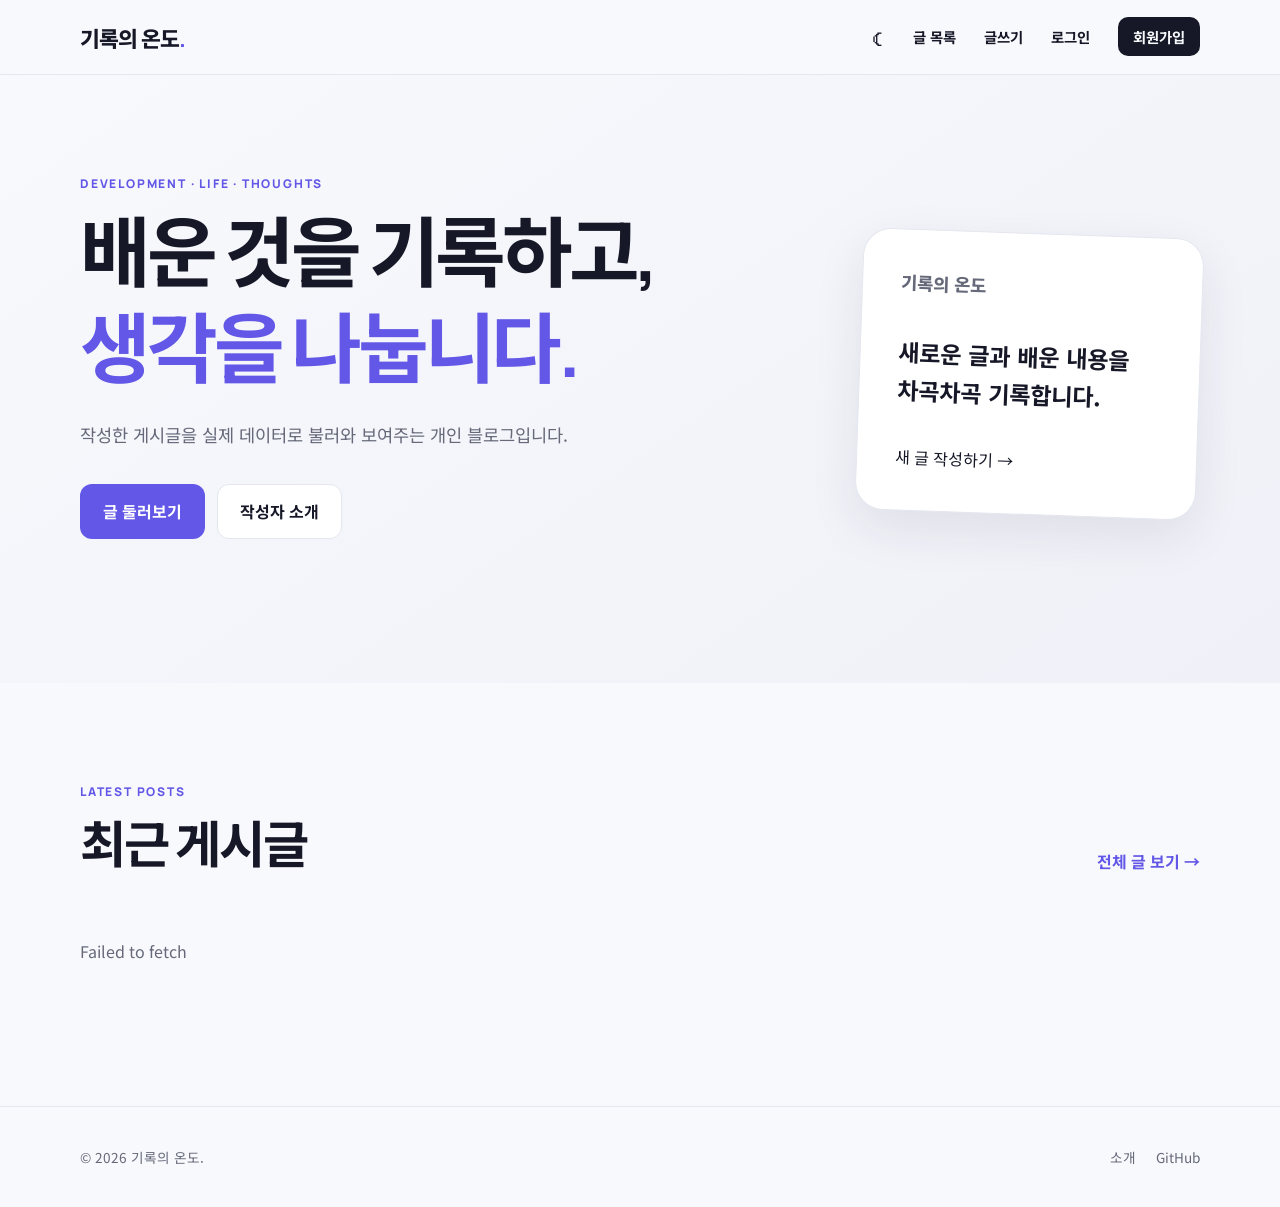
<file: index.html>
<!doctype html>
<html lang="ko">
<head>
  <meta charset="UTF-8"><meta name="viewport" content="width=device-width,initial-scale=1">
  <meta name="description" content="개발과 일상의 배움을 기록하는 kimees200-dev의 블로그">
  <title>기록의 온도 | kimees200-dev 블로그</title>
  <link rel="stylesheet" href="css/style.css"><script src="js/script.js" defer></script>
</head>
<body><a class="skip-link" href="#main">본문으로 바로가기</a><div data-header></div><main id="main">
  <section class="blog-hero"><div class="container blog-hero-grid">
    <div><p class="blog-kicker">DEVELOPMENT · LIFE · THOUGHTS</p><h1>배운 것을 기록하고,<br><span>생각을 나눕니다.</span></h1><p>작성한 게시글을 실제 데이터로 불러와 보여주는 개인 블로그입니다.</p><div class="hero-actions"><a class="button primary" href="posts.html">글 둘러보기</a><a class="button secondary" href="profile.html">작성자 소개</a></div></div>
    <div class="hero-note"><p>기록의 온도</p><blockquote>새로운 글과 배운 내용을<br>차곡차곡 기록합니다.</blockquote><a href="write.html">새 글 작성하기 →</a></div>
  </div></section>
  <section class="blog-section"><div class="container"><div class="blog-section-head"><div><p class="blog-kicker">LATEST POSTS</p><h2>최근 게시글</h2></div><a href="posts.html">전체 글 보기 →</a></div><div class="post-grid"><p class="my-posts-status" role="status">게시글을 불러오는 중입니다.</p></div></div></section>
</main><div data-footer></div></body>
</html>
</file>
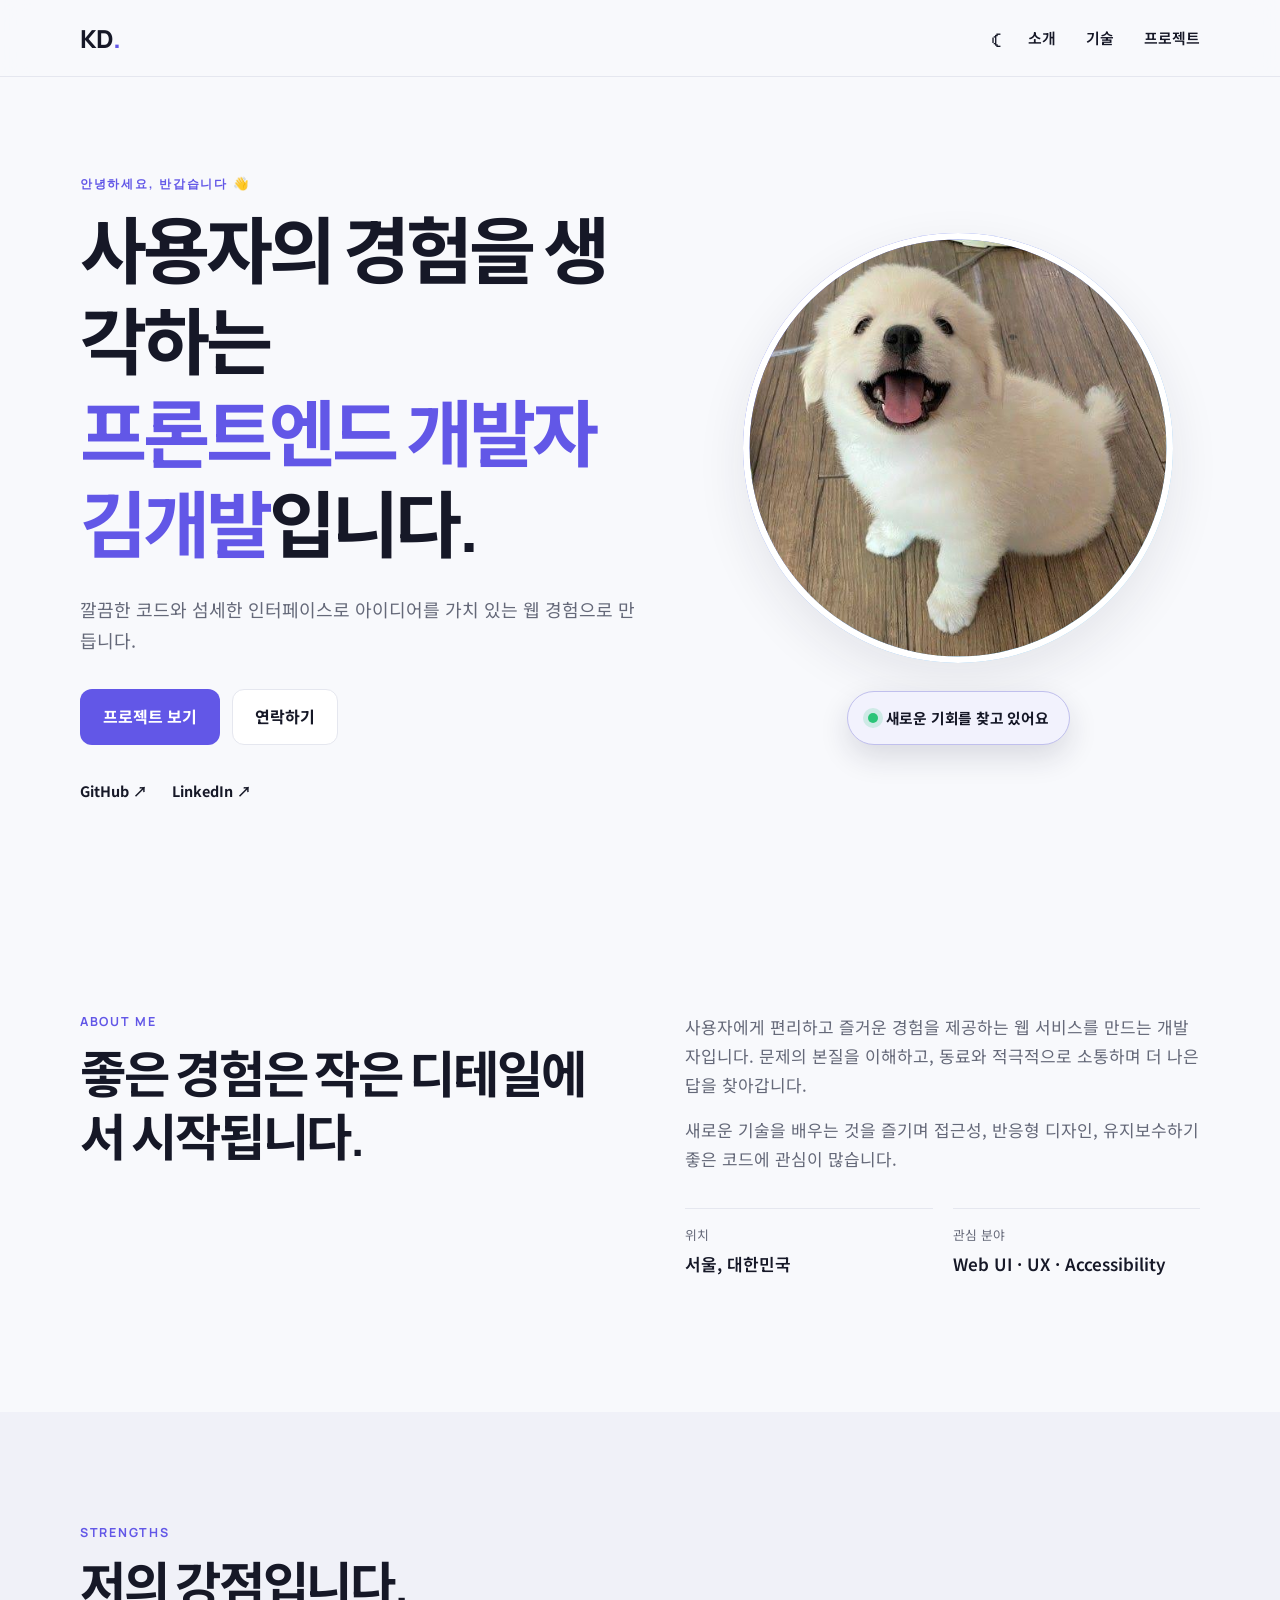
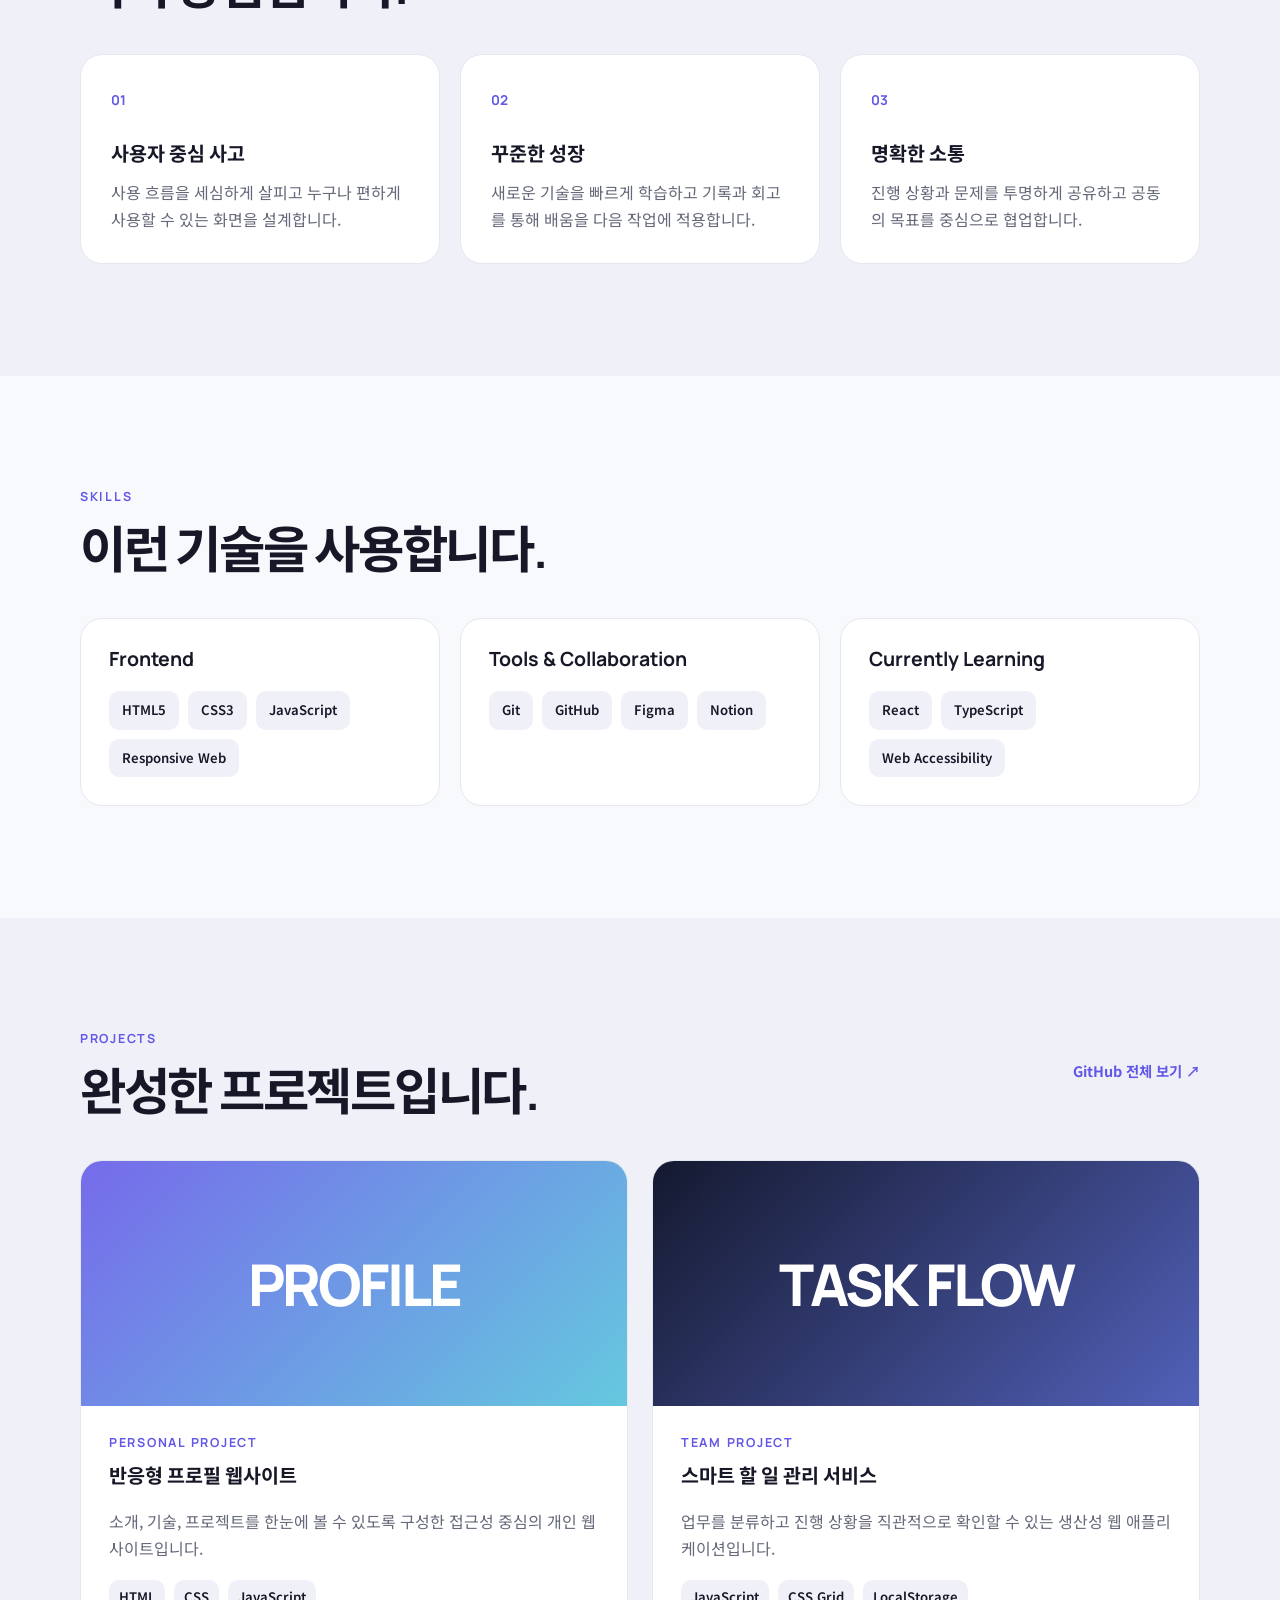
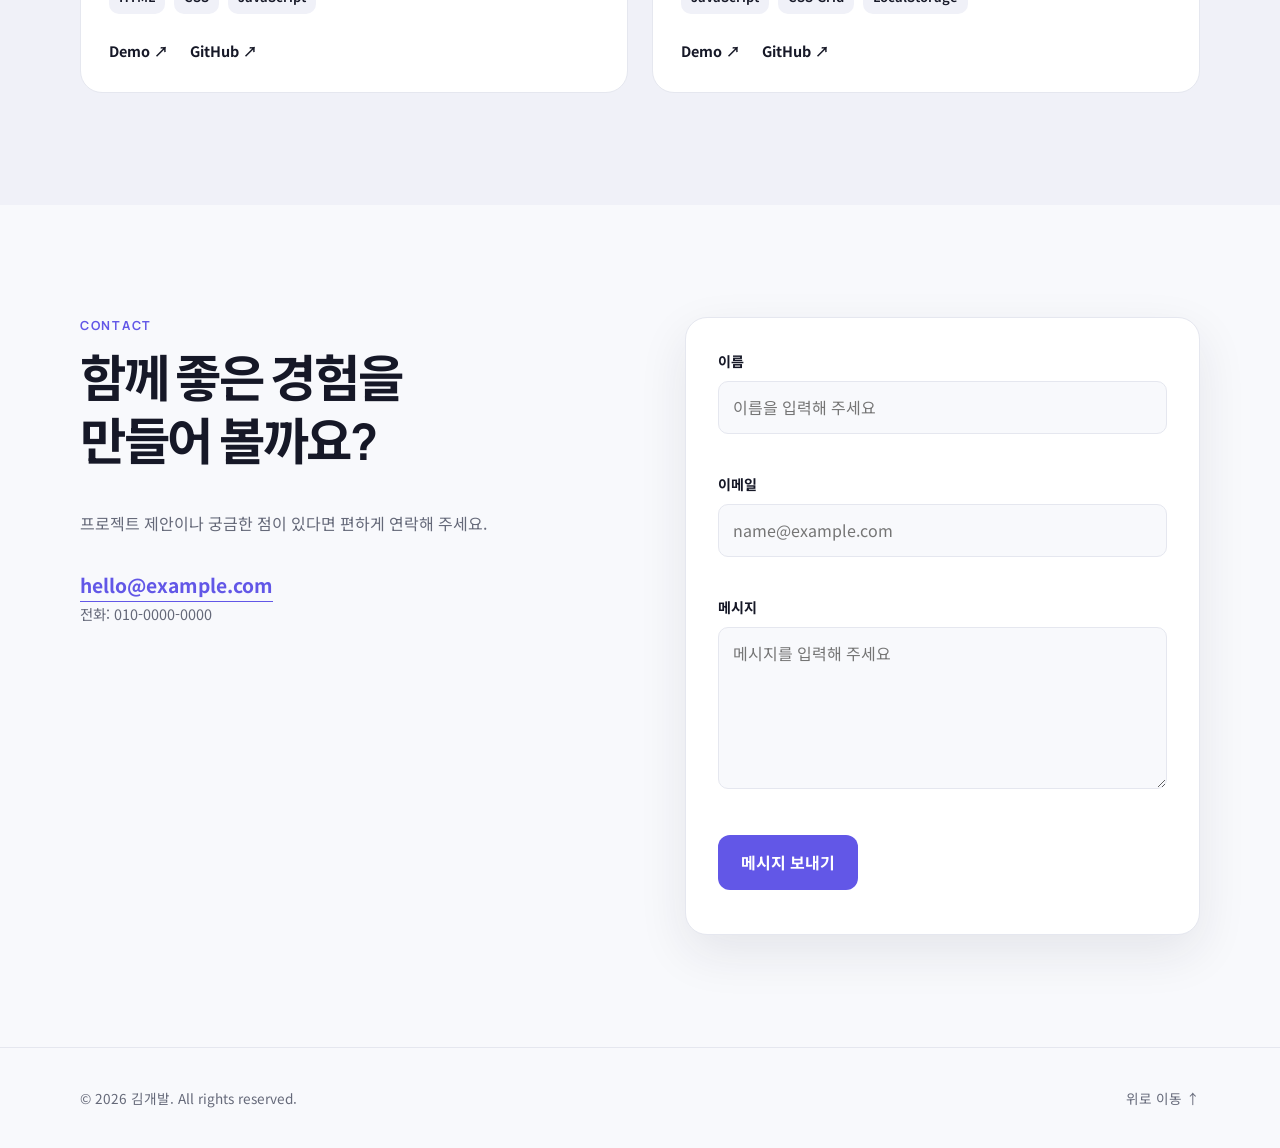
<file: frontend/index.html>
<!doctype html>
<html lang="ko">
<head>
  <meta charset="UTF-8">
  <meta name="viewport" content="width=device-width, initial-scale=1.0">
  <meta name="description" content="프론트엔드 개발자 김개발의 개인 프로필과 프로젝트를 소개합니다.">
  <title>김개발 | Frontend Developer</title>
  <link rel="stylesheet" href="css/style.css">
  <script src="js/script.js" defer></script>
</head>
<body>
  <a class="skip-link" href="#main">본문으로 바로가기</a>
  <header class="site-header">
    <nav class="nav container" aria-label="주요 메뉴">
      <a class="logo" href="#home" aria-label="페이지 처음으로">KD<span>.</span></a>
      <button class="theme-toggle" type="button" aria-label="다크 모드로 변경" title="테마 변경">☾</button>
      <button class="menu-toggle" type="button" aria-expanded="false" aria-controls="nav-list">
        <span class="sr-only">메뉴 열기</span><span></span><span></span><span></span>
      </button>
      <ul class="nav-list" id="nav-list">
        <li><a href="about.html">소개</a></li>
        <li><a href="skills.html">기술</a></li>
        <li><a href="projects.html">프로젝트</a></li>
      </ul>
    </nav>
  </header>

  <main id="main">
    <section class="hero" id="home">
      <div class="container hero-grid">
        <div class="hero-copy">
          <p class="eyebrow">안녕하세요, 반갑습니다 👋</p>
          <h1>사용자의 경험을 생각하는<br><span>프론트엔드 개발자 김개발</span>입니다.</h1>
          <p class="hero-description">깔끔한 코드와 섬세한 인터페이스로 아이디어를 가치 있는 웹 경험으로 만듭니다.</p>
          <div class="hero-actions">
            <a class="button primary" href="#projects">프로젝트 보기</a>
            <a class="button secondary" href="#contact">연락하기</a>
          </div>
          <div class="social-links" aria-label="소셜 링크">
            <a href="https://github.com/your-id" target="_blank" rel="noreferrer">GitHub <span aria-hidden="true">↗</span></a>
            <a href="https://www.linkedin.com/" target="_blank" rel="noreferrer">LinkedIn <span aria-hidden="true">↗</span></a>
          </div>
        </div>
        <div class="profile-visual">
          <div class="profile-ring"><img class="profile-avatar" src="assets/images/profile.jpeg" alt="웃고 있는 흰색 강아지 프로필 사진"></div>
          <span class="status"><i></i> 새로운 기회를 찾고 있어요</span>
        </div>
      </div>
    </section>

    <section class="section" id="about">
      <div class="container two-column">
        <div><p class="section-label">ABOUT ME</p><h2>좋은 경험은 작은 디테일에서 시작됩니다.</h2></div>
        <div class="about-copy">
          <p>사용자에게 편리하고 즐거운 경험을 제공하는 웹 서비스를 만드는 개발자입니다. 문제의 본질을 이해하고, 동료와 적극적으로 소통하며 더 나은 답을 찾아갑니다.</p>
          <p>새로운 기술을 배우는 것을 즐기며 접근성, 반응형 디자인, 유지보수하기 좋은 코드에 관심이 많습니다.</p>
          <dl class="quick-info"><div><dt>위치</dt><dd>서울, 대한민국</dd></div><div><dt>관심 분야</dt><dd>Web UI · UX · Accessibility</dd></div></dl>
        </div>
      </div>
    </section>

    <section class="section tinted" id="strengths">
      <div class="container"><p class="section-label">STRENGTHS</p><h2>저의 강점입니다.</h2>
        <div class="card-grid strengths">
          <article class="card"><span class="card-number">01</span><h3>사용자 중심 사고</h3><p>사용 흐름을 세심하게 살피고 누구나 편하게 사용할 수 있는 화면을 설계합니다.</p></article>
          <article class="card"><span class="card-number">02</span><h3>꾸준한 성장</h3><p>새로운 기술을 빠르게 학습하고 기록과 회고를 통해 배움을 다음 작업에 적용합니다.</p></article>
          <article class="card"><span class="card-number">03</span><h3>명확한 소통</h3><p>진행 상황과 문제를 투명하게 공유하고 공동의 목표를 중심으로 협업합니다.</p></article>
        </div>
      </div>
    </section>

    <section class="section" id="skills">
      <div class="container"><p class="section-label">SKILLS</p><h2>이런 기술을 사용합니다.</h2>
        <div class="skill-groups">
          <article><h3>Frontend</h3><ul class="tag-list"><li>HTML5</li><li>CSS3</li><li>JavaScript</li><li>Responsive Web</li></ul></article>
          <article><h3>Tools & Collaboration</h3><ul class="tag-list"><li>Git</li><li>GitHub</li><li>Figma</li><li>Notion</li></ul></article>
          <article><h3>Currently Learning</h3><ul class="tag-list"><li>React</li><li>TypeScript</li><li>Web Accessibility</li></ul></article>
        </div>
      </div>
    </section>

    <section class="section tinted" id="projects">
      <div class="container"><p class="section-label">PROJECTS</p><div class="section-heading"><h2>완성한 프로젝트입니다.</h2><a href="https://github.com/your-id" target="_blank" rel="noreferrer">GitHub 전체 보기 ↗</a></div>
        <div class="project-grid">
          <article class="project-card"><div class="project-preview preview-one"><span>PROFILE</span></div><div class="project-body"><p class="project-type">PERSONAL PROJECT</p><h3>반응형 프로필 웹사이트</h3><p>소개, 기술, 프로젝트를 한눈에 볼 수 있도록 구성한 접근성 중심의 개인 웹사이트입니다.</p><ul class="tag-list small"><li>HTML</li><li>CSS</li><li>JavaScript</li></ul><div class="project-links"><a href="#home">Demo ↗</a><a href="https://github.com/your-id" target="_blank" rel="noreferrer">GitHub ↗</a></div></div></article>
          <article class="project-card"><div class="project-preview preview-two"><span>TASK FLOW</span></div><div class="project-body"><p class="project-type">TEAM PROJECT</p><h3>스마트 할 일 관리 서비스</h3><p>업무를 분류하고 진행 상황을 직관적으로 확인할 수 있는 생산성 웹 애플리케이션입니다.</p><ul class="tag-list small"><li>JavaScript</li><li>CSS Grid</li><li>LocalStorage</li></ul><div class="project-links"><a href="#projects">Demo ↗</a><a href="https://github.com/your-id" target="_blank" rel="noreferrer">GitHub ↗</a></div></div></article>
        </div>
      </div>
    </section>

    <section class="section contact" id="contact">
      <div class="container contact-grid">
        <div><p class="section-label">CONTACT</p><h2>함께 좋은 경험을<br>만들어 볼까요?</h2><p>프로젝트 제안이나 궁금한 점이 있다면 편하게 연락해 주세요.</p><a class="email-link" href="mailto:hello@example.com">hello@example.com</a><p class="contact-note">전화: 010-0000-0000</p></div>
        <form class="contact-form" id="contact-form" novalidate>
          <div class="field"><label for="name">이름</label><input id="name" name="name" type="text" autocomplete="name" placeholder="이름을 입력해 주세요" required><small class="error"></small></div>
          <div class="field"><label for="email">이메일</label><input id="email" name="email" type="email" autocomplete="email" placeholder="name@example.com" required><small class="error"></small></div>
          <div class="field"><label for="message">메시지</label><textarea id="message" name="message" rows="5" placeholder="메시지를 입력해 주세요" required></textarea><small class="error"></small></div>
          <button class="button primary" type="submit">메시지 보내기</button><p class="form-status" role="status" aria-live="polite"></p>
        </form>
      </div>
    </section>
  </main>

  <footer><div class="container footer-inner"><p>© <span id="year"></span> 김개발. All rights reserved.</p><a href="#home">위로 이동 ↑</a></div></footer>
</body>
</html>
</file>
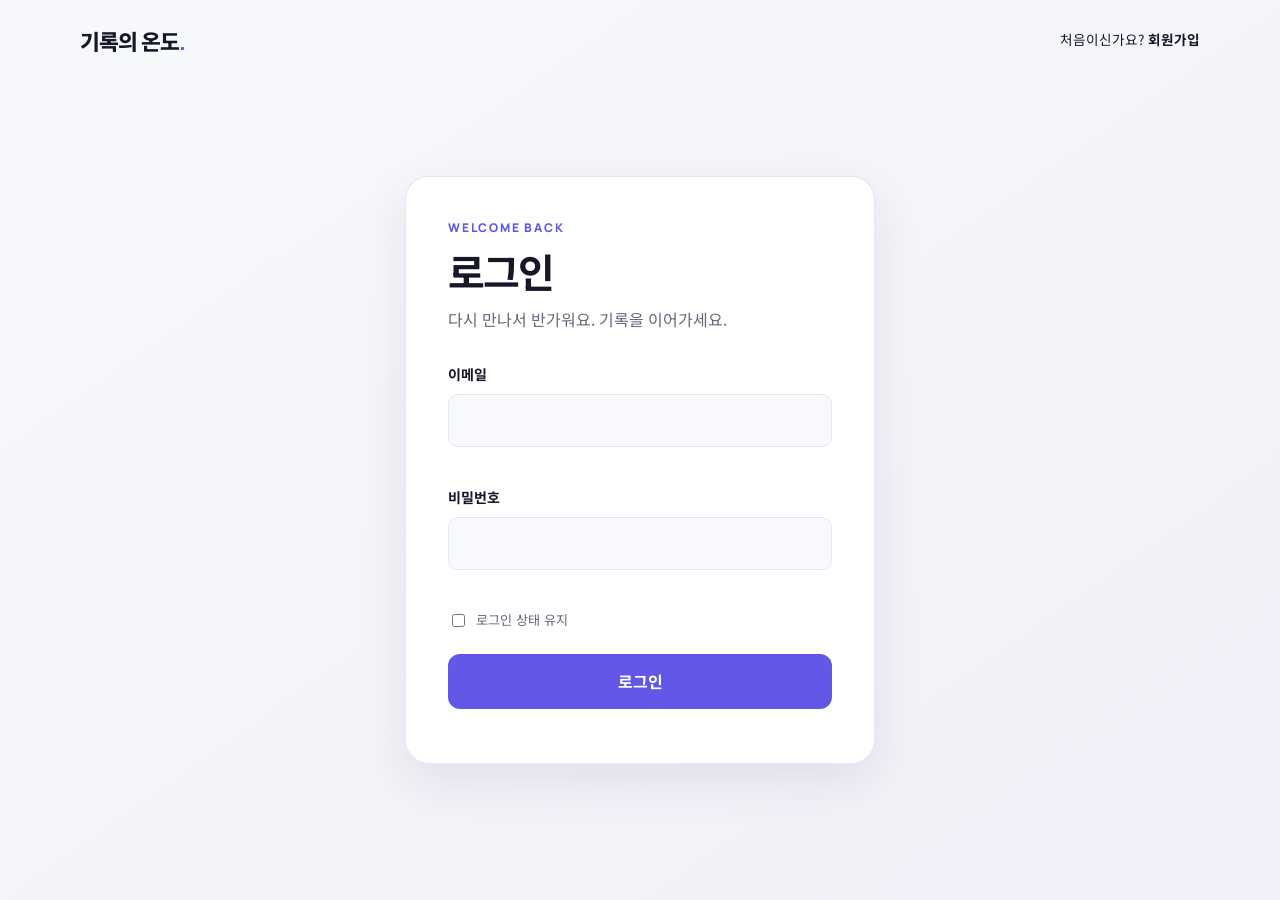
<file: login.html>
<!doctype html><html lang="ko"><head><meta charset="UTF-8"><meta name="viewport" content="width=device-width,initial-scale=1"><title>로그인 | 기록의 온도</title><link rel="stylesheet" href="css/style.css"><script src="js/script.js" defer></script></head><body class="auth-page"><header class="simple-header container"><a class="blog-logo" href="index.html">기록의 온도<span>.</span></a><a href="signup.html">처음이신가요? <b>회원가입</b></a></header><main class="auth-main"><section class="auth-card"><p class="blog-kicker">WELCOME BACK</p><h1>로그인</h1><p class="auth-intro">다시 만나서 반가워요. 기록을 이어가세요.</p><form class="app-form" data-form="login" novalidate><div class="field"><label for="login-email">이메일</label><input id="login-email" name="email" type="email" autocomplete="email" required><small class="error"></small></div><div class="field"><label for="login-password">비밀번호</label><input id="login-password" name="password" type="password" required><small class="error"></small></div><label class="check-row"><input type="checkbox"> 로그인 상태 유지</label><button class="button primary full" type="submit">로그인</button><p class="form-status" role="status"></p></form></section></main></body></html>
</file>
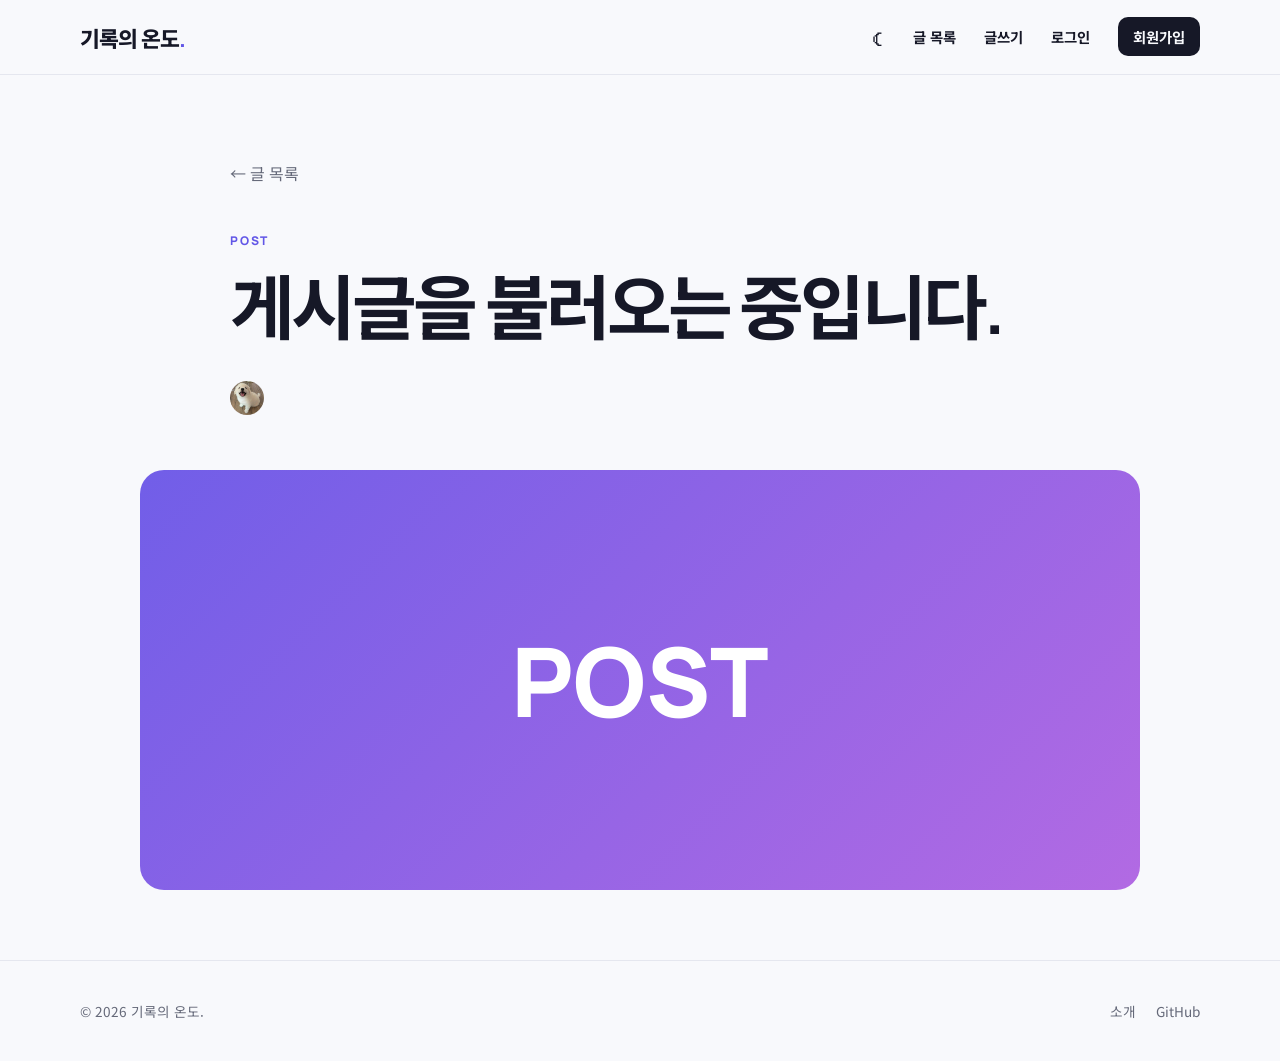
<file: post-detail.html>
<!doctype html>
<html lang="ko">
<head><meta charset="UTF-8"><meta name="viewport" content="width=device-width,initial-scale=1"><title>게시글 상세 | 기록의 온도</title><link rel="stylesheet" href="css/style.css"><script src="js/script.js" defer></script></head>
<body><div data-header></div><main><article class="article">
  <header class="article-header container"><a class="back-link" href="posts.html">← 글 목록</a><p class="blog-kicker">POST</p><h1>게시글을 불러오는 중입니다.</h1><p class="article-lead"></p><div class="article-author"><img src="assets/images/profile.jpeg" alt="프로필 이미지"><div><b></b><span></span></div></div></header>
  <div class="article-cover cover-purple">POST</div><div class="article-body" aria-live="polite"></div>
</article></main><div data-footer></div></body>
</html>
</file>
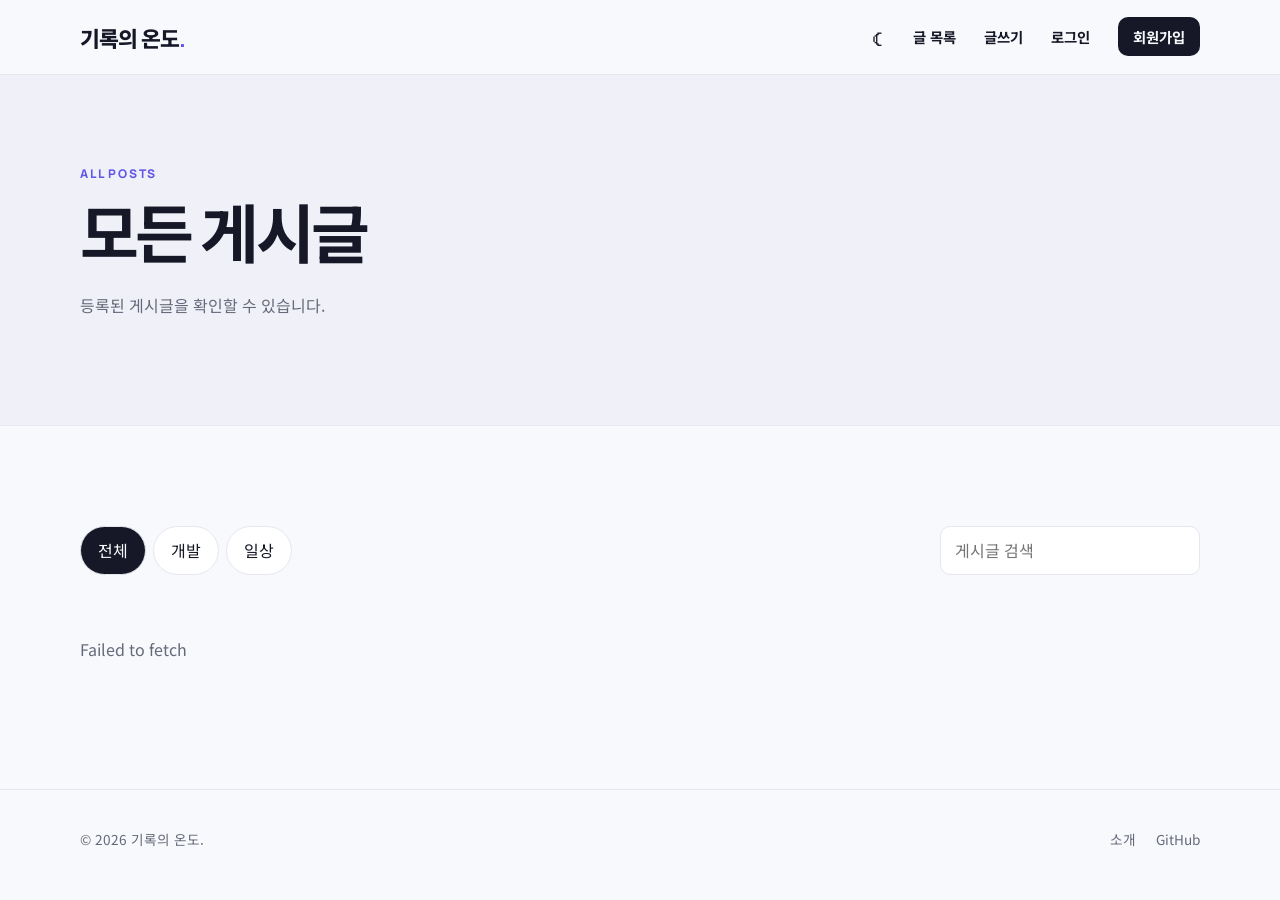
<file: posts.html>
<!doctype html>
<html lang="ko">
<head><meta charset="UTF-8"><meta name="viewport" content="width=device-width,initial-scale=1"><title>게시글 | 기록의 온도</title><link rel="stylesheet" href="css/style.css"><script src="js/script.js" defer></script></head>
<body><div data-header></div><main>
  <section class="page-title"><div class="container"><p class="blog-kicker">ALL POSTS</p><h1>모든 게시글</h1><p>등록된 게시글을 확인할 수 있습니다.</p></div></section>
  <section class="blog-section"><div class="container"><div class="filter-bar"><div class="filter-tabs"><button class="active" data-filter="all">전체</button><button data-filter="dev">개발</button><button data-filter="life">일상</button></div><input id="post-search" type="search" placeholder="게시글 검색" aria-label="게시글 검색"></div><div class="post-list" id="post-list"><p class="my-posts-status" role="status">게시글을 불러오는 중입니다.</p></div><p class="empty-state" hidden>검색 결과가 없습니다.</p></div></section>
</main><div data-footer></div></body>
</html>
</file>
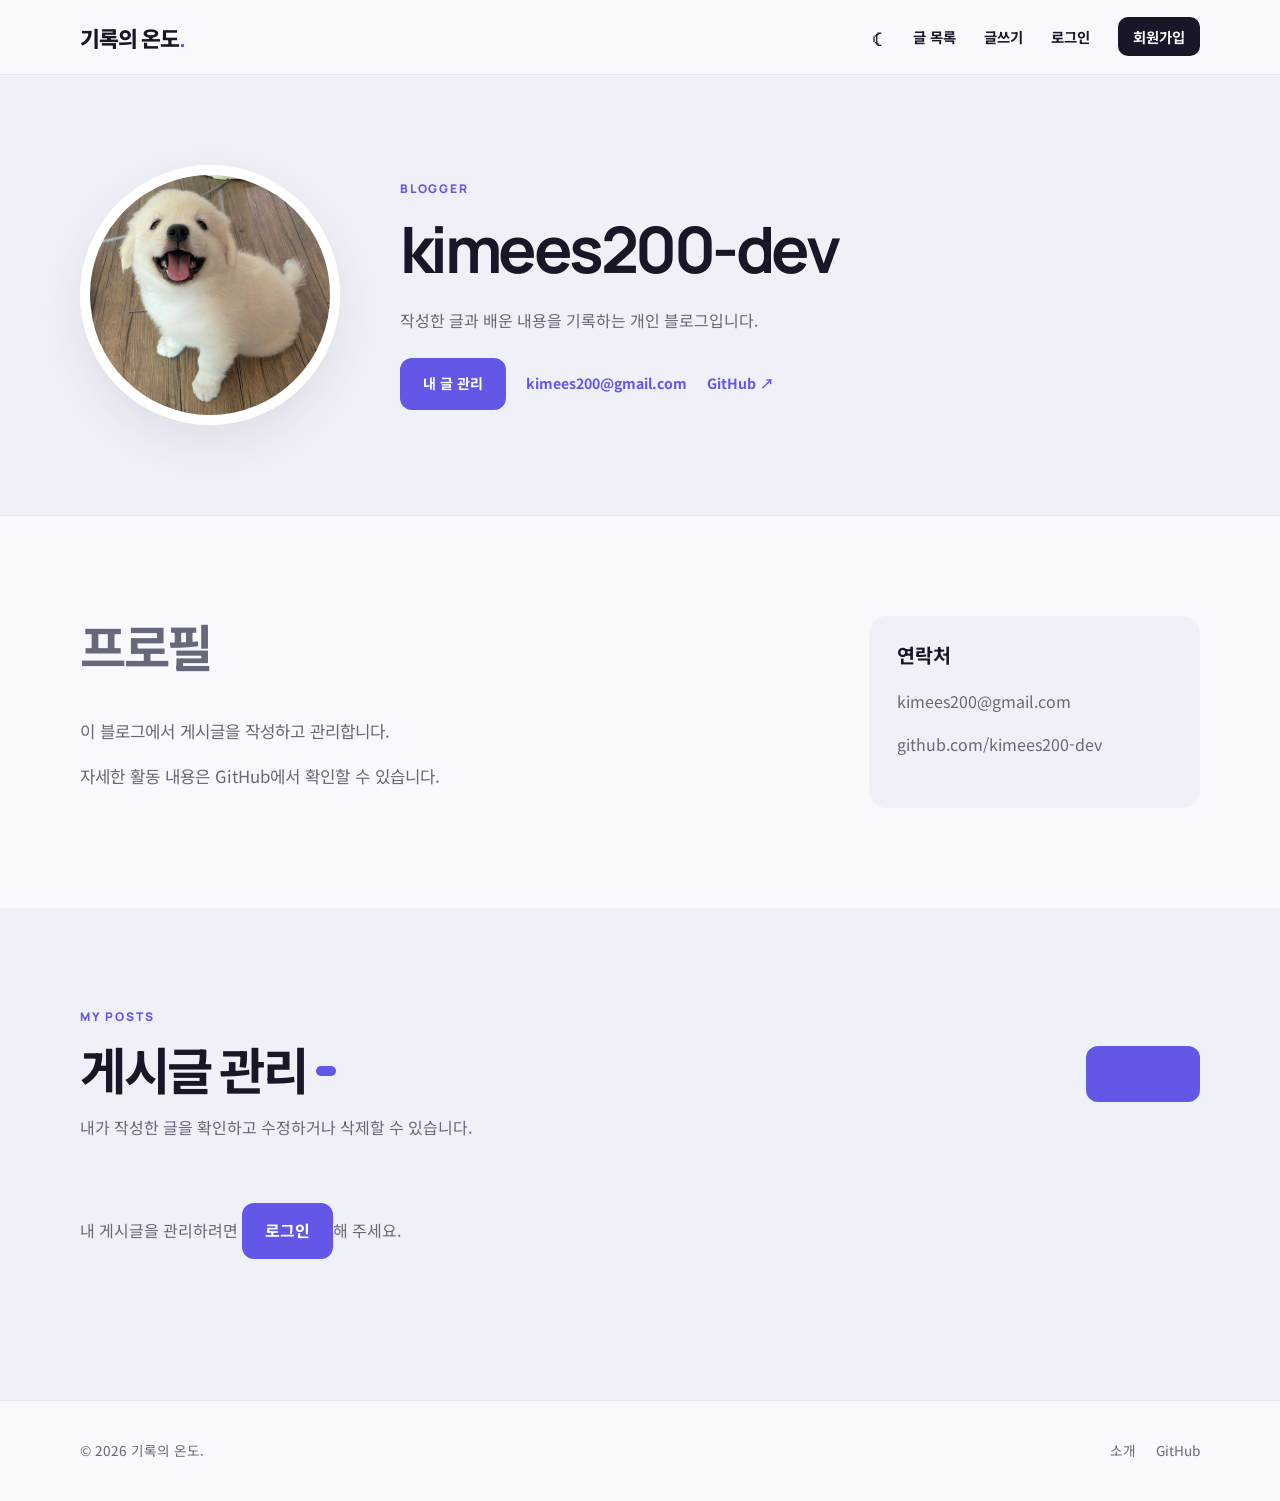
<file: profile.html>
<!doctype html>
<html lang="ko">
<head>
  <meta charset="UTF-8"><meta name="viewport" content="width=device-width,initial-scale=1">
  <title>프로필 | 기록의 온도</title><link rel="stylesheet" href="css/style.css?v=20260915-1"><script src="js/script.js?v=20260915-1" defer></script>
</head>
<body><div data-header></div><main>
  <section class="profile-header"><div class="container profile-header-inner">
    <img src="assets/images/profile.jpeg" alt="웃고 있는 흰색 강아지 프로필 사진">
    <div><p class="blog-kicker">BLOGGER</p><h1>kimees200-dev</h1><p>작성한 글과 배운 내용을 기록하는 개인 블로그입니다.</p><div class="profile-links"><a class="button primary" href="#my-posts-section">내 글 관리</a><a href="mailto:kimees200@gmail.com">kimees200@gmail.com</a><a href="https://github.com/kimees200-dev">GitHub ↗</a></div></div>
  </div></section>
  <section class="blog-section"><div class="container profile-body">
    <article><h2>프로필</h2><p>이 블로그에서 게시글을 작성하고 관리합니다.</p><p>자세한 활동 내용은 GitHub에서 확인할 수 있습니다.</p></article>
    <aside><h3>연락처</h3><p><a href="mailto:kimees200@gmail.com">kimees200@gmail.com</a></p><p><a href="https://github.com/kimees200-dev">github.com/kimees200-dev</a></p></aside>
  </div></section>
  <section class="blog-section tinted" id="my-posts-section"><div class="container">
    <div class="blog-section-head manage-head"><div><p class="blog-kicker">MY POSTS</p><div class="manage-title-row"><h2>게시글 관리</h2><span class="my-post-count" aria-label="작성한 게시글 수"></span></div><p class="manage-description">내가 작성한 글을 확인하고 수정하거나 삭제할 수 있습니다.</p></div><a class="button primary" href="write.html">새 글 작성</a></div>
    <p class="my-posts-status" role="status">게시글을 불러오는 중입니다.</p><div class="my-posts-list" id="my-posts-list"></div>
  </div></section>
</main><div data-footer></div></body></html>
</file>
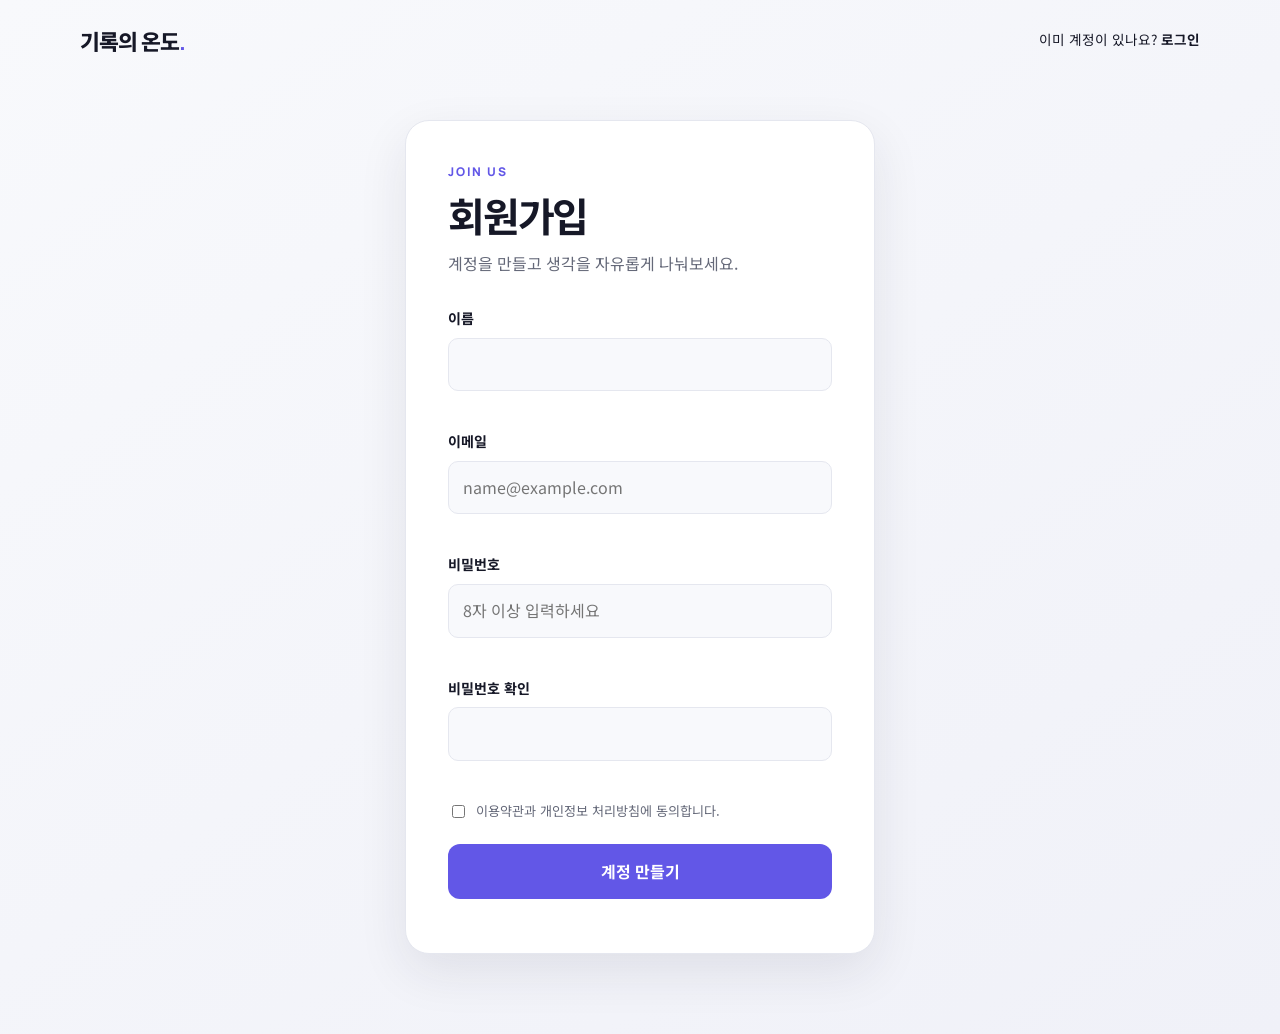
<file: signup.html>
<!doctype html><html lang="ko"><head><meta charset="UTF-8"><meta name="viewport" content="width=device-width,initial-scale=1"><title>회원가입 | 기록의 온도</title><link rel="stylesheet" href="css/style.css"><script src="js/script.js" defer></script></head><body class="auth-page"><header class="simple-header container"><a class="blog-logo" href="index.html">기록의 온도<span>.</span></a><a href="login.html">이미 계정이 있나요? <b>로그인</b></a></header><main class="auth-main"><section class="auth-card"><p class="blog-kicker">JOIN US</p><h1>회원가입</h1><p class="auth-intro">계정을 만들고 생각을 자유롭게 나눠보세요.</p><form class="app-form" data-form="signup" novalidate><div class="field"><label for="signup-name">이름</label><input id="signup-name" name="name" autocomplete="name" required><small class="error"></small></div><div class="field"><label for="signup-email">이메일</label><input id="signup-email" name="email" type="email" autocomplete="email" placeholder="name@example.com" required><small class="error"></small></div><div class="field"><label for="signup-password">비밀번호</label><input id="signup-password" name="password" type="password" minlength="8" placeholder="8자 이상 입력하세요" required><small class="error"></small></div><div class="field"><label for="signup-confirm">비밀번호 확인</label><input id="signup-confirm" name="confirm" type="password" required><small class="error"></small></div><label class="check-row"><input type="checkbox" name="terms" required> 이용약관과 개인정보 처리방침에 동의합니다.</label><button class="button primary full" type="submit">계정 만들기</button><p class="form-status" role="status"></p></form></section></main></body></html>
</file>
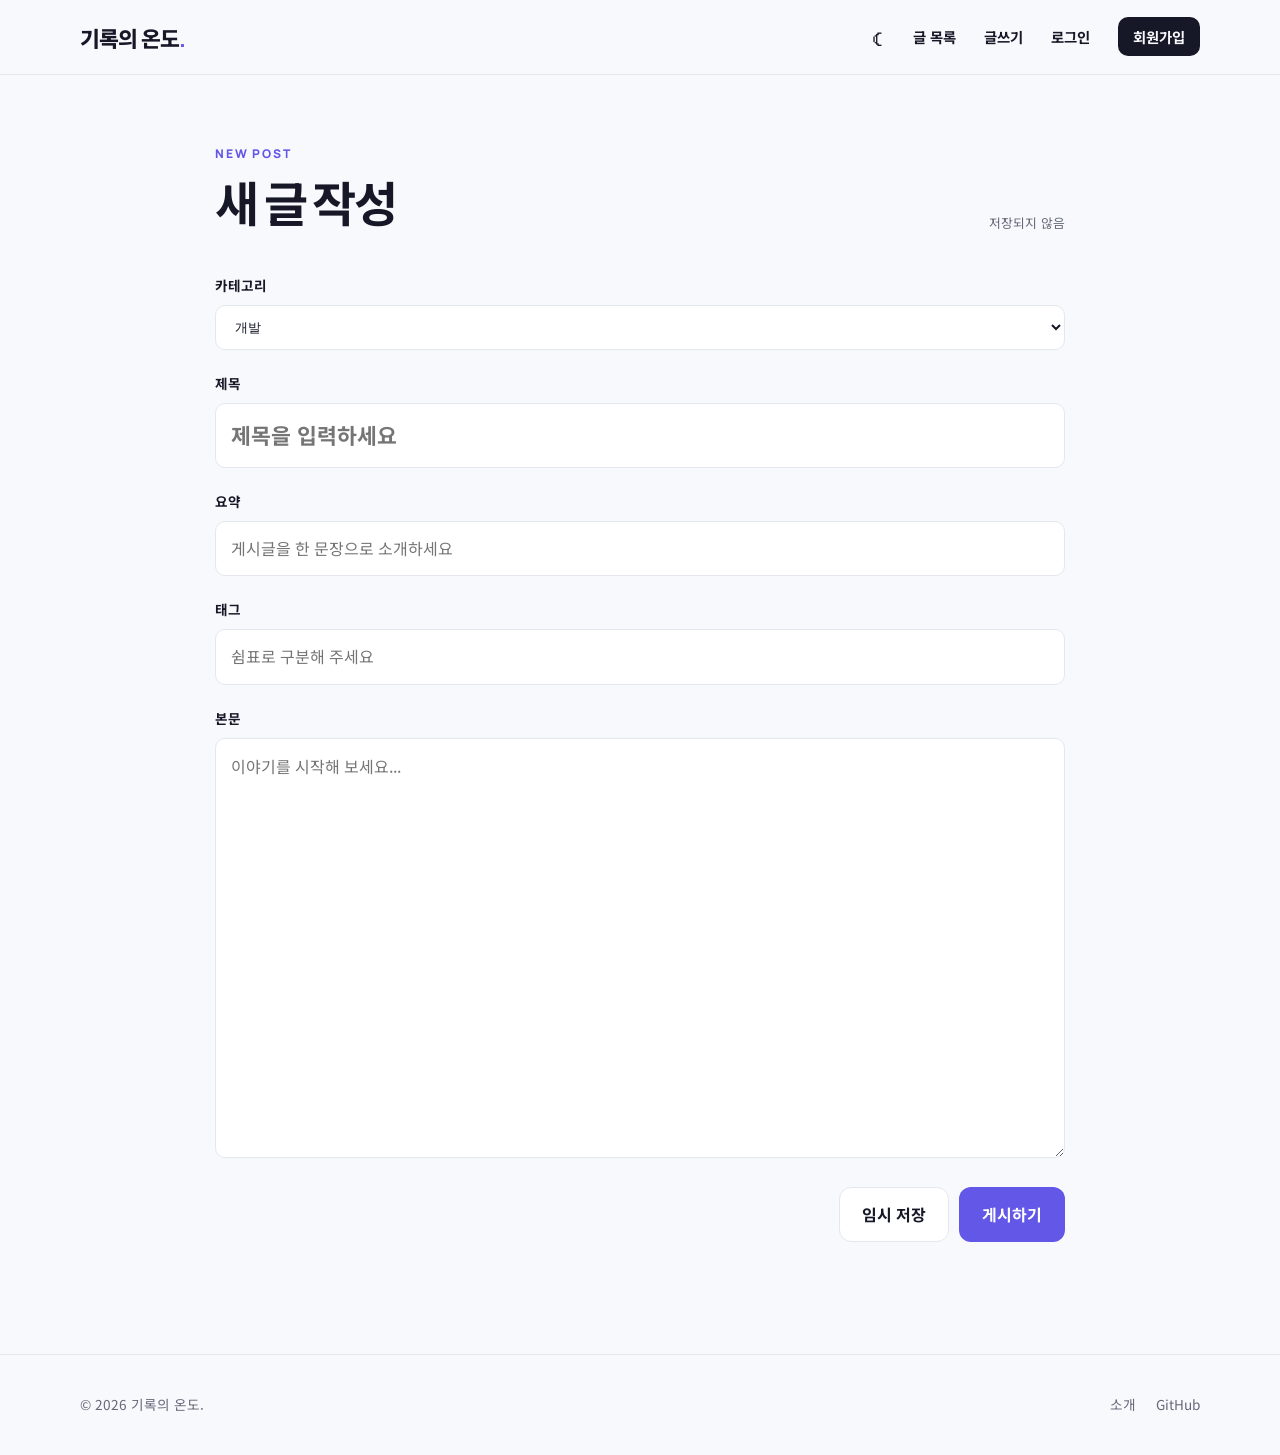
<file: write.html>
<!doctype html><html lang="ko"><head><meta charset="UTF-8"><meta name="viewport" content="width=device-width,initial-scale=1"><title>글쓰기 | 기록의 온도</title><link rel="stylesheet" href="css/style.css"><script src="js/script.js" defer></script></head><body><div data-header></div><main><section class="editor-page container"><div class="editor-head"><div><p class="blog-kicker">NEW POST</p><h1>새 글 작성</h1></div><span id="save-state">저장되지 않음</span></div><form class="editor-form" data-form="write"><label><span>카테고리</span><select name="category"><option>개발</option><option>일상</option><option>회고</option></select></label><label><span>제목</span><input name="title" class="title-input" placeholder="제목을 입력하세요" required></label><label><span>요약</span><input name="summary" placeholder="게시글을 한 문장으로 소개하세요" required></label><label><span>태그</span><input name="tags" placeholder="쉼표로 구분해 주세요"></label><label><span>본문</span><textarea name="content" class="content-editor" placeholder="이야기를 시작해 보세요..." required></textarea></label><div class="editor-actions"><button class="button secondary" id="draft-button" type="button">임시 저장</button><button class="button primary" type="submit">게시하기</button></div><p class="form-status" role="status"></p></form></section></main><div data-footer></div></body></html>
</file>
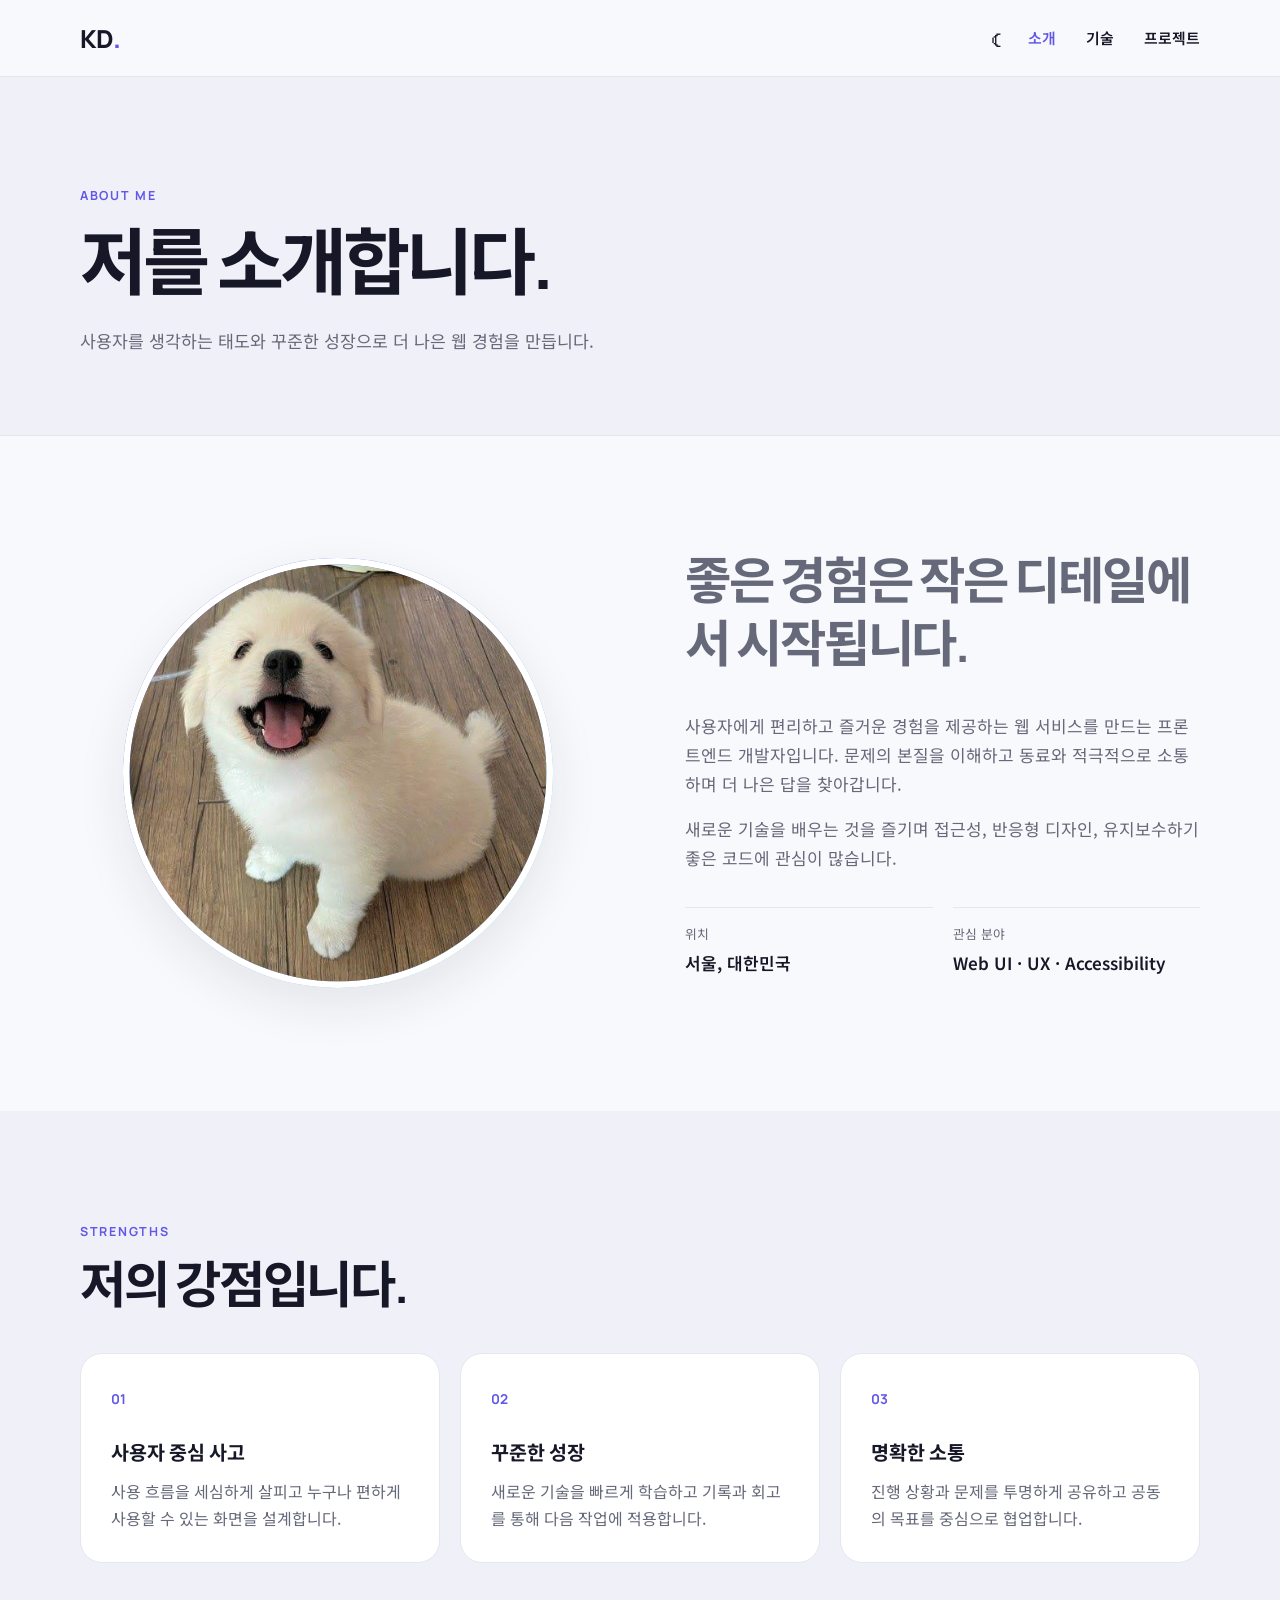
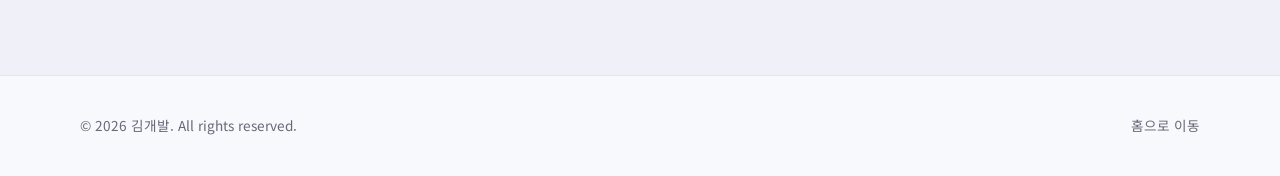
<file: frontend/about.html>
<!doctype html>
<html lang="ko">
<head>
  <meta charset="UTF-8"><meta name="viewport" content="width=device-width, initial-scale=1.0">
  <meta name="description" content="프론트엔드 개발자 김개발의 소개와 강점입니다.">
  <title>소개 | 김개발</title><link rel="stylesheet" href="css/style.css"><script src="js/script.js" defer></script>
</head>
<body>
  <a class="skip-link" href="#main">본문으로 바로가기</a>
  <header class="site-header"><nav class="nav container" aria-label="주요 메뉴">
    <a class="logo" href="index.html">KD<span>.</span></a>
    <button class="theme-toggle" type="button" aria-label="다크 모드로 변경" title="테마 변경">☾</button>
    <button class="menu-toggle" type="button" aria-expanded="false" aria-controls="nav-list"><span class="sr-only">메뉴 열기</span><span></span><span></span><span></span></button>
    <ul class="nav-list" id="nav-list"><li><a href="about.html" aria-current="page">소개</a></li><li><a href="skills.html">기술</a></li><li><a href="projects.html">프로젝트</a></li></ul>
  </nav></header>
  <main id="main">
    <section class="sub-hero"><div class="container"><p class="section-label">ABOUT ME</p><h1>저를 소개합니다.</h1><p>사용자를 생각하는 태도와 꾸준한 성장으로 더 나은 웹 경험을 만듭니다.</p></div></section>
    <section class="section"><div class="container two-column">
      <div class="profile-visual"><div class="profile-ring"><img class="profile-avatar" src="assets/images/profile.jpeg" alt="웃고 있는 흰색 강아지 프로필 사진"></div></div>
      <div class="about-copy"><h2>좋은 경험은 작은 디테일에서 시작됩니다.</h2><p>사용자에게 편리하고 즐거운 경험을 제공하는 웹 서비스를 만드는 프론트엔드 개발자입니다. 문제의 본질을 이해하고 동료와 적극적으로 소통하며 더 나은 답을 찾아갑니다.</p><p>새로운 기술을 배우는 것을 즐기며 접근성, 반응형 디자인, 유지보수하기 좋은 코드에 관심이 많습니다.</p><dl class="quick-info"><div><dt>위치</dt><dd>서울, 대한민국</dd></div><div><dt>관심 분야</dt><dd>Web UI · UX · Accessibility</dd></div></dl></div>
    </div></section>
    <section class="section tinted"><div class="container"><p class="section-label">STRENGTHS</p><h2>저의 강점입니다.</h2><div class="card-grid strengths">
      <article class="card"><span class="card-number">01</span><h3>사용자 중심 사고</h3><p>사용 흐름을 세심하게 살피고 누구나 편하게 사용할 수 있는 화면을 설계합니다.</p></article>
      <article class="card"><span class="card-number">02</span><h3>꾸준한 성장</h3><p>새로운 기술을 빠르게 학습하고 기록과 회고를 통해 다음 작업에 적용합니다.</p></article>
      <article class="card"><span class="card-number">03</span><h3>명확한 소통</h3><p>진행 상황과 문제를 투명하게 공유하고 공동의 목표를 중심으로 협업합니다.</p></article>
    </div></div></section>
  </main>
  <footer><div class="container footer-inner"><p>© <span id="year"></span> 김개발. All rights reserved.</p><a href="index.html">홈으로 이동</a></div></footer>
</body></html>
</file>
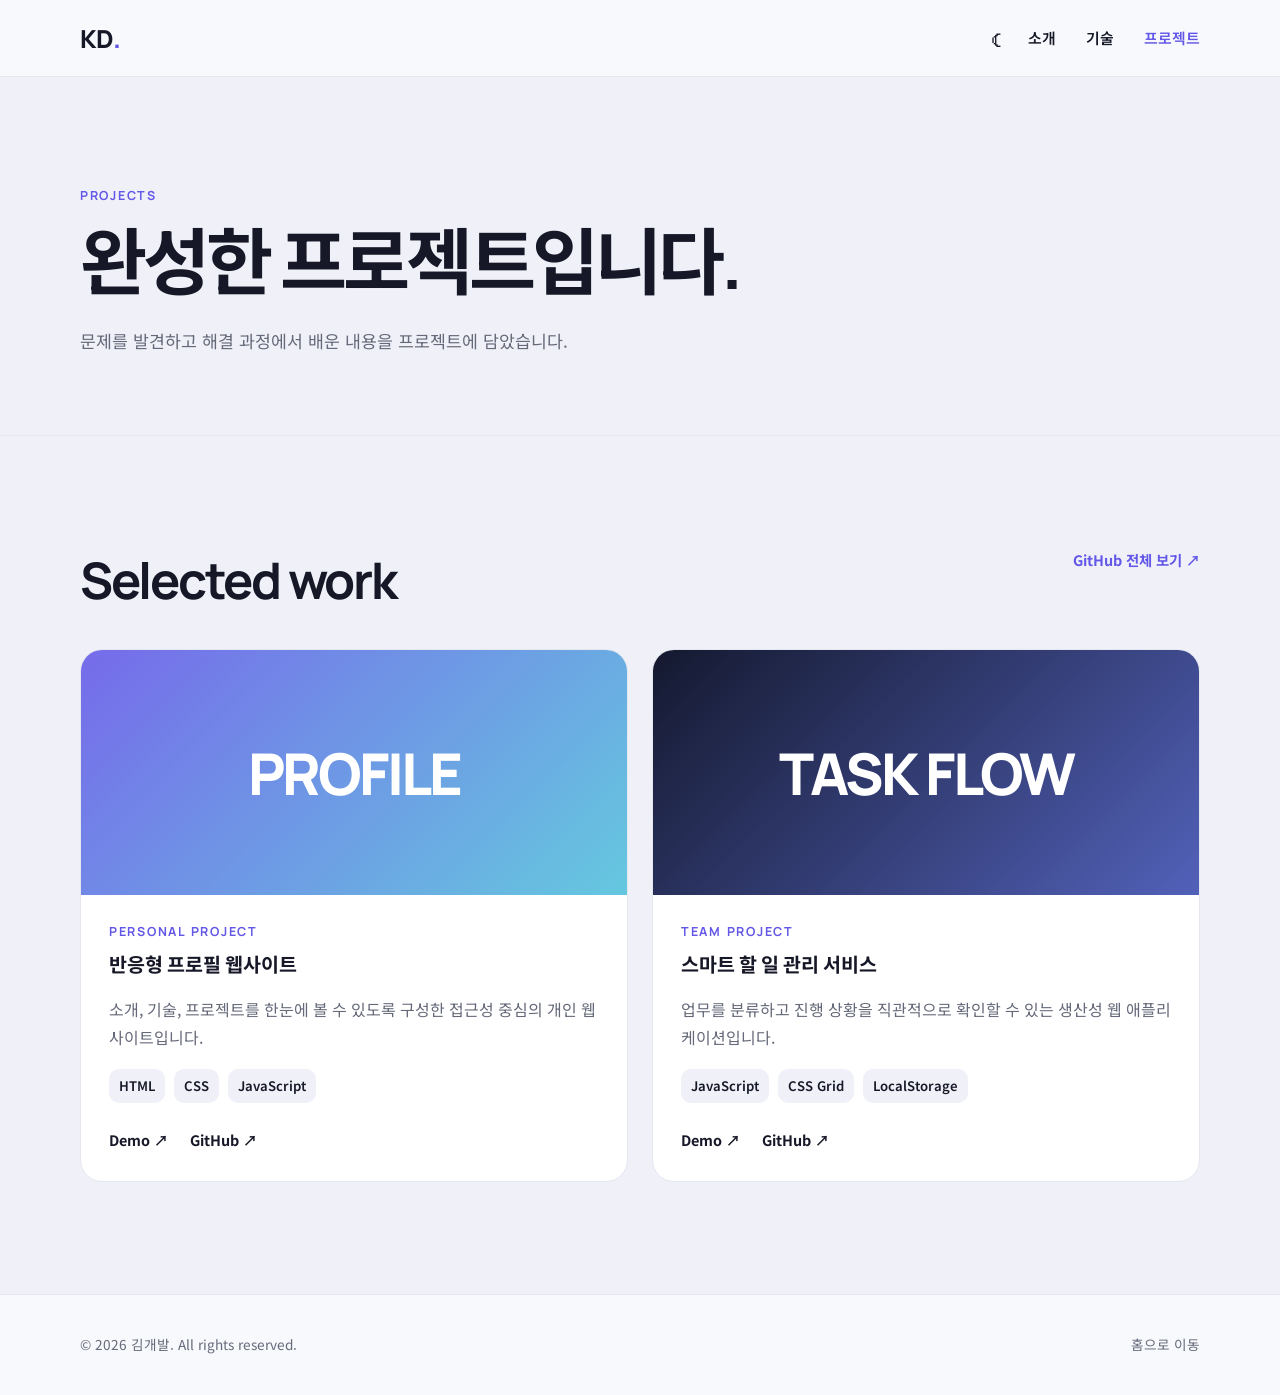
<file: frontend/projects.html>
<!doctype html>
<html lang="ko">
<head>
  <meta charset="UTF-8"><meta name="viewport" content="width=device-width, initial-scale=1.0">
  <meta name="description" content="프론트엔드 개발자 김개발의 프로젝트입니다.">
  <title>프로젝트 | 김개발</title><link rel="stylesheet" href="css/style.css"><script src="js/script.js" defer></script>
</head>
<body>
  <a class="skip-link" href="#main">본문으로 바로가기</a>
  <header class="site-header"><nav class="nav container" aria-label="주요 메뉴">
    <a class="logo" href="index.html">KD<span>.</span></a>
    <button class="theme-toggle" type="button" aria-label="다크 모드로 변경" title="테마 변경">☾</button>
    <button class="menu-toggle" type="button" aria-expanded="false" aria-controls="nav-list"><span class="sr-only">메뉴 열기</span><span></span><span></span><span></span></button>
    <ul class="nav-list" id="nav-list"><li><a href="about.html">소개</a></li><li><a href="skills.html">기술</a></li><li><a href="projects.html" aria-current="page">프로젝트</a></li></ul>
  </nav></header>
  <main id="main">
    <section class="sub-hero"><div class="container"><p class="section-label">PROJECTS</p><h1>완성한 프로젝트입니다.</h1><p>문제를 발견하고 해결 과정에서 배운 내용을 프로젝트에 담았습니다.</p></div></section>
    <section class="section tinted"><div class="container"><div class="section-heading"><h2>Selected work</h2><a href="https://github.com/your-id" target="_blank" rel="noreferrer">GitHub 전체 보기 ↗</a></div><div class="project-grid">
      <article class="project-card"><div class="project-preview preview-one"><span>PROFILE</span></div><div class="project-body"><p class="project-type">PERSONAL PROJECT</p><h3>반응형 프로필 웹사이트</h3><p>소개, 기술, 프로젝트를 한눈에 볼 수 있도록 구성한 접근성 중심의 개인 웹사이트입니다.</p><ul class="tag-list small"><li>HTML</li><li>CSS</li><li>JavaScript</li></ul><div class="project-links"><a href="index.html">Demo ↗</a><a href="https://github.com/your-id" target="_blank" rel="noreferrer">GitHub ↗</a></div></div></article>
      <article class="project-card"><div class="project-preview preview-two"><span>TASK FLOW</span></div><div class="project-body"><p class="project-type">TEAM PROJECT</p><h3>스마트 할 일 관리 서비스</h3><p>업무를 분류하고 진행 상황을 직관적으로 확인할 수 있는 생산성 웹 애플리케이션입니다.</p><ul class="tag-list small"><li>JavaScript</li><li>CSS Grid</li><li>LocalStorage</li></ul><div class="project-links"><a href="projects.html">Demo ↗</a><a href="https://github.com/your-id" target="_blank" rel="noreferrer">GitHub ↗</a></div></div></article>
    </div></div></section>
  </main>
  <footer><div class="container footer-inner"><p>© <span id="year"></span> 김개발. All rights reserved.</p><a href="index.html">홈으로 이동</a></div></footer>
</body></html>
</file>
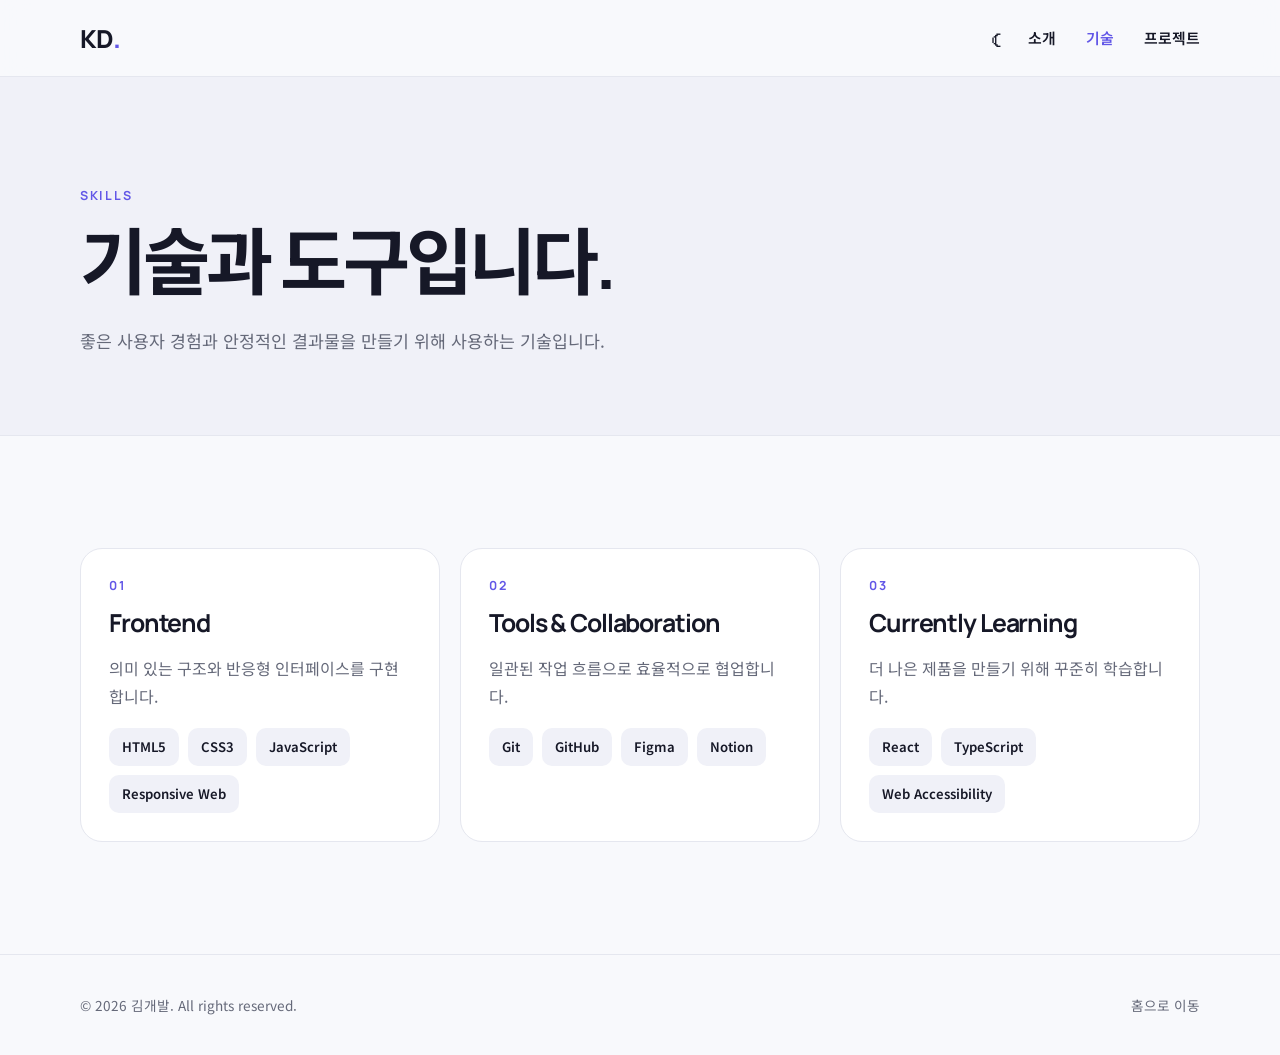
<file: frontend/skills.html>
<!doctype html>
<html lang="ko">
<head>
  <meta charset="UTF-8"><meta name="viewport" content="width=device-width, initial-scale=1.0">
  <meta name="description" content="프론트엔드 개발자 김개발이 사용하는 기술입니다.">
  <title>기술 | 김개발</title><link rel="stylesheet" href="css/style.css"><script src="js/script.js" defer></script>
</head>
<body>
  <a class="skip-link" href="#main">본문으로 바로가기</a>
  <header class="site-header"><nav class="nav container" aria-label="주요 메뉴">
    <a class="logo" href="index.html">KD<span>.</span></a>
    <button class="theme-toggle" type="button" aria-label="다크 모드로 변경" title="테마 변경">☾</button>
    <button class="menu-toggle" type="button" aria-expanded="false" aria-controls="nav-list"><span class="sr-only">메뉴 열기</span><span></span><span></span><span></span></button>
    <ul class="nav-list" id="nav-list"><li><a href="about.html">소개</a></li><li><a href="skills.html" aria-current="page">기술</a></li><li><a href="projects.html">프로젝트</a></li></ul>
  </nav></header>
  <main id="main">
    <section class="sub-hero"><div class="container"><p class="section-label">SKILLS</p><h1>기술과 도구입니다.</h1><p>좋은 사용자 경험과 안정적인 결과물을 만들기 위해 사용하는 기술입니다.</p></div></section>
    <section class="section"><div class="container"><div class="skill-groups">
      <article><p class="section-label">01</p><h2>Frontend</h2><p>의미 있는 구조와 반응형 인터페이스를 구현합니다.</p><ul class="tag-list"><li>HTML5</li><li>CSS3</li><li>JavaScript</li><li>Responsive Web</li></ul></article>
      <article><p class="section-label">02</p><h2>Tools & Collaboration</h2><p>일관된 작업 흐름으로 효율적으로 협업합니다.</p><ul class="tag-list"><li>Git</li><li>GitHub</li><li>Figma</li><li>Notion</li></ul></article>
      <article><p class="section-label">03</p><h2>Currently Learning</h2><p>더 나은 제품을 만들기 위해 꾸준히 학습합니다.</p><ul class="tag-list"><li>React</li><li>TypeScript</li><li>Web Accessibility</li></ul></article>
    </div></div></section>
  </main>
  <footer><div class="container footer-inner"><p>© <span id="year"></span> 김개발. All rights reserved.</p><a href="index.html">홈으로 이동</a></div></footer>
</body></html>
</file>
<file: css/style.css>
@import url('https://fonts.googleapis.com/css2?family=Manrope:wght@500;600;700;800&family=Noto+Sans+KR:wght@400;500;600;700&display=swap');
:root{--bg:#f8f9fc;--surface:#fff;--text:#161827;--muted:#656979;--primary:#6257e7;--primary-dark:#493fc8;--line:#e5e7ef;--tint:#f0f1f8;--shadow:0 18px 50px rgba(29,31,58,.09);--radius:22px;--max:1120px}
[data-theme="dark"]{--bg:#10111a;--surface:#191b27;--text:#f4f5fb;--muted:#a8acbd;--primary:#928aff;--primary-dark:#aaa4ff;--line:#2b2e3d;--tint:#141620;--shadow:0 18px 50px rgba(0,0,0,.25)}
*{box-sizing:border-box}html{scroll-behavior:smooth;scroll-padding-top:80px}body{margin:0;background:var(--bg);color:var(--text);font-family:"Noto Sans KR",sans-serif;line-height:1.7}a{color:inherit;text-decoration:none}button,input,textarea{font:inherit}button{color:inherit}h1,h2,h3,p{margin-top:0}h1,h2,h3,.logo{font-family:Manrope,"Noto Sans KR",sans-serif;line-height:1.25}h1{font-size:clamp(2.35rem,5.7vw,4.85rem);letter-spacing:-.055em;margin-bottom:24px}h1 span{color:var(--primary)}h2{font-size:clamp(2rem,4vw,3.15rem);letter-spacing:-.045em;margin-bottom:38px}h3{font-size:1.22rem}.container{width:min(calc(100% - 40px),var(--max));margin:auto}.section{padding:112px 0}.tinted{background:var(--tint)}.section-label,.eyebrow,.project-type{font:700 .78rem Manrope,sans-serif;color:var(--primary);letter-spacing:.14em}.skip-link{position:fixed;z-index:100;top:8px;left:8px;background:var(--text);color:var(--bg);padding:10px;transform:translateY(-150%)}.skip-link:focus{transform:none}.site-header{position:sticky;top:0;z-index:20;background:color-mix(in srgb,var(--bg) 88%,transparent);border-bottom:1px solid var(--line);backdrop-filter:blur(14px)}.nav{height:76px;display:flex;align-items:center}.logo{font-size:1.55rem;font-weight:800;margin-right:auto}.logo span{color:var(--primary)}.nav-list{display:flex;gap:30px;list-style:none;margin:0 0 0 20px;padding:0;font-size:.93rem;font-weight:600}.nav-list a:hover,.nav-list a:focus-visible{color:var(--primary)}.theme-toggle,.menu-toggle{border:0;background:transparent;cursor:pointer}.theme-toggle{font-size:1.35rem;margin-left:25px}.menu-toggle{display:none;width:36px}.menu-toggle span:not(.sr-only){display:block;width:23px;height:2px;background:currentColor;margin:5px}.sr-only{position:absolute;width:1px;height:1px;overflow:hidden;clip:rect(0,0,0,0)}.hero{min-height:calc(100vh - 76px);display:grid;align-items:center;padding:85px 0}.hero-grid{display:grid;grid-template-columns:1.45fr .75fr;gap:80px;align-items:center}.hero-description{font-size:1.13rem;color:var(--muted);max-width:620px}.hero-actions{display:flex;gap:12px;margin:34px 0}.button{display:inline-flex;justify-content:center;align-items:center;border:1px solid transparent;border-radius:12px;padding:13px 22px;font-weight:700;cursor:pointer}.primary{background:var(--primary);color:#fff}.primary:hover{background:var(--primary-dark)}.secondary{border-color:var(--line);background:var(--surface)}.social-links{display:flex;gap:25px;font-size:.9rem;font-weight:700}.social-links a:hover{color:var(--primary)}.profile-visual{text-align:center}.profile-ring{width:min(330px,70vw);aspect-ratio:1;margin:auto;border-radius:42% 58% 61% 39% / 40% 41% 59% 60%;padding:12px;background:linear-gradient(135deg,var(--primary),#76d6ea);box-shadow:var(--shadow);animation:blob 9s ease-in-out infinite}.profile-avatar{height:100%;display:grid;place-items:center;border-radius:inherit;background:var(--surface);font:800 6rem Manrope;color:var(--primary)}.status{display:inline-flex;align-items:center;gap:8px;margin-top:25px;background:var(--surface);padding:10px 15px;border:1px solid var(--line);border-radius:30px;font-size:.8rem;box-shadow:var(--shadow)}.status i{width:8px;height:8px;border-radius:50%;background:#2bc478}.two-column{display:grid;grid-template-columns:1fr 1fr;gap:90px}.about-copy{font-size:1.06rem;color:var(--muted)}.quick-info{display:grid;grid-template-columns:1fr 1fr;gap:20px;margin-top:34px}.quick-info div{border-top:1px solid var(--line);padding-top:15px}.quick-info dt{font-size:.8rem}.quick-info dd{margin:4px 0;color:var(--text);font-weight:600}.card-grid{display:grid;grid-template-columns:repeat(3,1fr);gap:20px}.card{padding:30px;background:var(--surface);border:1px solid var(--line);border-radius:var(--radius);transition:.25s}.card:hover{transform:translateY(-6px);box-shadow:var(--shadow)}.card-number{color:var(--primary);font:700 .85rem Manrope}.card h3{margin:30px 0 12px}.card p{color:var(--muted);margin:0}.skill-groups{display:grid;grid-template-columns:repeat(3,1fr);gap:20px}.skill-groups article{padding:28px;border:1px solid var(--line);border-radius:var(--radius);background:var(--surface)}.tag-list{display:flex;flex-wrap:wrap;gap:9px;list-style:none;margin:18px 0 0;padding:0}.tag-list li{padding:8px 13px;border-radius:10px;background:var(--tint);font-size:.82rem;font-weight:600}.section-heading{display:flex;justify-content:space-between;align-items:start}.section-heading a{font-size:.9rem;color:var(--primary);font-weight:700}.project-grid{display:grid;grid-template-columns:repeat(2,1fr);gap:24px}.project-card{overflow:hidden;background:var(--surface);border:1px solid var(--line);border-radius:var(--radius)}.project-preview{height:245px;display:grid;place-items:center;font:800 clamp(2rem,5vw,3.6rem) Manrope;color:#fff;letter-spacing:-.05em}.preview-one{background:linear-gradient(135deg,#766bea,#65c8df)}.preview-two{background:linear-gradient(135deg,#14192f,#5261b9)}.project-body{padding:28px}.project-body>p:not(.project-type){color:var(--muted)}.small li{padding:6px 10px}.project-links{display:flex;gap:22px;margin-top:25px;font-weight:700;font-size:.9rem}.project-links a:hover{color:var(--primary)}.contact-grid{display:grid;grid-template-columns:1fr 1fr;gap:90px}.contact-grid>div>p:not(.section-label){color:var(--muted)}.email-link{display:inline-block;font-size:1.2rem;font-weight:700;color:var(--primary);border-bottom:1px solid;margin-top:15px}.contact-note{font-size:.9rem}.contact-form{background:var(--surface);padding:32px;border:1px solid var(--line);border-radius:var(--radius);box-shadow:var(--shadow)}.field{margin-bottom:19px}.field label{display:block;margin-bottom:7px;font-size:.88rem;font-weight:700}.field input,.field textarea{width:100%;border:1px solid var(--line);background:var(--bg);color:var(--text);border-radius:10px;padding:12px 14px;outline:none}.field input:focus,.field textarea:focus{border-color:var(--primary);box-shadow:0 0 0 3px color-mix(in srgb,var(--primary) 18%,transparent)}.field textarea{resize:vertical}.error{display:block;min-height:20px;color:#d83c4c;font-size:.76rem}.invalid{border-color:#d83c4c!important}.form-status{margin:12px 0 0;font-size:.84rem;color:var(--primary)}footer{border-top:1px solid var(--line)}.footer-inner{min-height:100px;display:flex;justify-content:space-between;align-items:center;color:var(--muted);font-size:.85rem}.footer-inner p{margin:0}:focus-visible{outline:3px solid color-mix(in srgb,var(--primary) 55%,transparent);outline-offset:3px}@keyframes blob{50%{border-radius:58% 42% 37% 63% / 55% 57% 43% 45%}}
@media(max-width:800px){.section{padding:78px 0}.hero-grid,.two-column,.contact-grid{grid-template-columns:1fr;gap:45px}.hero-copy{text-align:center}.hero-description{margin-inline:auto}.hero-actions,.social-links{justify-content:center}.profile-visual{order:-1}.profile-ring{width:210px}.profile-avatar{font-size:4rem}.card-grid,.skill-groups{grid-template-columns:1fr}.project-grid{grid-template-columns:1fr}.menu-toggle{display:block;margin-left:10px}.nav-list{display:none;position:absolute;top:76px;left:0;width:100%;margin:0;padding:18px 20px 25px;background:var(--bg);border-bottom:1px solid var(--line);flex-direction:column;gap:6px}.nav-list.open{display:flex}.nav-list a{display:block;padding:10px}.theme-toggle{margin-left:0}.section-heading{display:block}.section-heading a{display:inline-block;margin:-18px 0 32px}.quick-info{grid-template-columns:1fr}.project-preview{height:190px}}
@media(prefers-reduced-motion:reduce){html{scroll-behavior:auto}*,*::before,*::after{animation:none!important;transition:none!important}}
.profile-avatar{display:block;width:100%;height:100%;border:8px solid var(--surface);border-radius:inherit;background:var(--surface);object-fit:cover;object-position:center;font-size:0}

/* Profile image emphasis */
.hero-grid{grid-template-columns:1.15fr 1fr}
.profile-visual{display:flex;flex-direction:column;align-items:center;justify-content:center;width:100%}
.profile-ring{width:min(430px,38vw);padding:14px;overflow:hidden;animation:none;border-radius:50%}
.profile-avatar{object-position:50% 50%;transform:scale(1.08);border-radius:50%}
.status{position:relative;z-index:1;margin-top:28px;padding:13px 20px;border:1px solid color-mix(in srgb,var(--primary) 28%,var(--line));background:color-mix(in srgb,var(--surface) 92%,var(--primary));color:var(--text);font-size:.92rem;font-weight:700;letter-spacing:-.015em;box-shadow:0 12px 30px rgba(29,31,58,.14)}
.status i{width:10px;height:10px;box-shadow:0 0 0 5px color-mix(in srgb,#2bc478 18%,transparent)}

@media(max-width:800px){
  .profile-ring{width:min(320px,82vw)}
  .status{margin-top:22px;padding:11px 17px;font-size:.84rem}
}

/* Mobile layout */
@media(max-width:800px){
  html{scroll-padding-top:68px}
  .container{width:min(calc(100% - 32px),var(--max))}
  .nav{height:68px}
  .nav-list{top:68px;max-height:calc(100vh - 68px);overflow-y:auto;box-shadow:0 14px 30px rgba(29,31,58,.1)}
  .nav-list a{padding:12px 8px;font-size:1rem}
  .theme-toggle,.menu-toggle{min-width:44px;min-height:44px;display:grid;place-items:center}
  .menu-toggle span:not(.sr-only){grid-column:1;grid-row:1;margin:0}
  .menu-toggle span:not(.sr-only):nth-of-type(2){transform:translateY(-7px)}
  .menu-toggle span:not(.sr-only):nth-of-type(4){transform:translateY(7px)}
  .hero{min-height:auto;padding:54px 0 72px}
  .hero-grid{gap:35px}
  .profile-visual{order:0}
  .hero-copy{order:1}
  h1{font-size:clamp(2.05rem,10vw,3.15rem);line-height:1.3;word-break:keep-all}
  h2{font-size:clamp(1.75rem,8vw,2.45rem);margin-bottom:28px;word-break:keep-all}
  .hero-description{font-size:1rem;word-break:keep-all}
  .hero-actions{width:100%;margin:28px 0 24px}
  .hero-actions .button{flex:1;min-height:48px}
  .profile-ring{width:min(300px,78vw)}
  .profile-avatar{transform:scale(1.05)}
  .status{max-width:calc(100vw - 40px);justify-content:center;text-align:center}
  .section{padding:70px 0}
  .two-column,.contact-grid{gap:25px}
  .card,.skill-groups article,.project-body,.contact-form{padding:24px}
  .project-preview{height:180px}
  .project-links{flex-wrap:wrap}
  .contact-form .button{width:100%;min-height:48px}
  .footer-inner{min-height:110px;flex-direction:column;justify-content:center;gap:8px;text-align:center}
}

@media(max-width:480px){
  .container{width:min(calc(100% - 24px),var(--max))}
  .logo{font-size:1.35rem}
  .theme-toggle{margin-left:4px}
  .hero{padding-top:40px}
  .profile-ring{width:min(250px,74vw);padding:10px}
  .status{margin-top:18px;font-size:.79rem}
  .hero-actions{flex-direction:column}
  .social-links{gap:18px;flex-wrap:wrap}
  .quick-info{gap:12px}
  .card,.skill-groups article,.project-body,.contact-form{padding:20px}
  .tag-list{gap:7px}
  .tag-list li{padding:7px 10px}
  .project-preview{height:150px}
}

.nav-list a[aria-current="page"]{color:var(--primary)}
.sub-hero{padding:110px 0 80px;background:var(--tint);border-bottom:1px solid var(--line)}
.sub-hero h1{margin-bottom:18px}
.sub-hero p:last-child{max-width:650px;margin-bottom:0;color:var(--muted);font-size:1.08rem}
.skill-groups h2{margin:12px 0 18px;font-size:1.55rem}
.skill-groups article>p:not(.section-label){color:var(--muted)}
@media(max-width:800px){.sub-hero{padding:70px 0 55px}.sub-hero p:last-child{font-size:1rem}}

/* Personal blog */
.blog-header{position:sticky;top:0;z-index:30;background:color-mix(in srgb,var(--bg) 92%,transparent);border-bottom:1px solid var(--line);backdrop-filter:blur(14px)}
.blog-nav{height:74px;display:flex;align-items:center}.blog-logo{margin-right:auto;font:800 1.35rem Manrope,"Noto Sans KR";letter-spacing:-.04em}.blog-logo span,.blog-hero h1 span{color:var(--primary)}
.blog-nav-list{display:flex;align-items:center;gap:28px;margin:0 0 0 24px;padding:0;list-style:none;font-size:.9rem;font-weight:700}.blog-nav-list a:hover{color:var(--primary)}.nav-cta{padding:9px 15px;border-radius:10px;background:var(--text);color:var(--bg)!important}
.blog-kicker{font:800 .75rem Manrope,sans-serif;letter-spacing:.15em;color:var(--primary)}.blog-hero{padding:100px 0 110px;background:linear-gradient(145deg,var(--bg),var(--tint))}.blog-hero-grid{display:grid;grid-template-columns:1.35fr .65fr;gap:70px;align-items:center}.blog-hero h1{font-size:clamp(2.7rem,6vw,5.5rem)}.blog-hero-grid>div>p:not(.blog-kicker){max-width:630px;color:var(--muted);font-size:1.1rem}.hero-note{padding:38px;border:1px solid var(--line);border-radius:28px;background:var(--surface);box-shadow:var(--shadow);transform:rotate(2deg)}.hero-note p{color:var(--primary);font-size:.8rem;font-weight:800}.hero-note blockquote{margin:35px 0;font-size:1.45rem;font-weight:700;line-height:1.65}.hero-note span{color:var(--muted);font-size:.8rem}
.blog-section{padding:100px 0}.blog-section-head{display:flex;align-items:end;justify-content:space-between;margin-bottom:38px}.blog-section-head h2{margin:0}.blog-section-head>a{color:var(--primary);font-weight:700}.post-grid{display:grid;grid-template-columns:repeat(3,1fr);gap:24px}.post-card{overflow:hidden;border:1px solid var(--line);border-radius:20px;background:var(--surface);transition:.25s}.post-card:hover{transform:translateY(-6px);box-shadow:var(--shadow)}.post-cover{height:205px;display:grid;place-items:center;color:#fff;font:800 2.2rem Manrope}.cover-purple{background:linear-gradient(135deg,#715ee8,#b26ae3)}.cover-blue{background:linear-gradient(135deg,#3277c8,#65c7db)}.cover-green{background:linear-gradient(135deg,#278d70,#74c97a)}.post-content{padding:25px}.post-meta{color:var(--primary)!important;font-size:.76rem!important;font-weight:700}.post-content h3{font-size:1.25rem}.post-content>p{color:var(--muted);font-size:.9rem}.post-author{display:flex;align-items:center;gap:9px;margin-top:20px;font-size:.85rem;font-weight:700}.post-author img,.article-author img{width:34px;height:34px;border-radius:50%;object-fit:cover}.newsletter{padding:70px 0;background:var(--text);color:var(--bg)}.newsletter-inner{display:flex;justify-content:space-between;align-items:center;gap:50px}.newsletter h2{margin:0 0 10px}.newsletter p{margin-bottom:0}.subscribe-form{display:flex;gap:9px;min-width:400px}.subscribe-form input{flex:1;padding:13px 15px;border:0;border-radius:10px}.blog-footer{border-top:1px solid var(--line)}.blog-footer .footer-inner div{display:flex;gap:20px}
.simple-header{height:80px;display:flex;align-items:center;justify-content:space-between}.simple-header>a:last-child{font-size:.85rem}.auth-page{background:linear-gradient(145deg,var(--bg),var(--tint));min-height:100vh}.auth-main{min-height:calc(100vh - 80px);display:grid;place-items:center;padding:40px 20px 80px}.auth-card{width:min(100%,470px);padding:42px;border:1px solid var(--line);border-radius:24px;background:var(--surface);box-shadow:var(--shadow)}.auth-card h1{margin:8px 0;font-size:2.5rem}.auth-intro{color:var(--muted);margin-bottom:30px}.full{width:100%;min-height:50px}.check-row{display:flex;gap:8px;align-items:flex-start;margin:2px 0 22px;color:var(--muted);font-size:.82rem}.check-row input{margin-top:5px}.label-row{display:flex;justify-content:space-between}.label-row a{color:var(--primary);font-size:.78rem}
.profile-header,.page-title{padding:90px 0;background:var(--tint);border-bottom:1px solid var(--line)}.profile-header-inner{display:grid;grid-template-columns:260px 1fr;gap:60px;align-items:center}.profile-header-inner>img{width:260px;height:260px;border-radius:50%;object-fit:cover;border:10px solid var(--surface);box-shadow:var(--shadow)}.profile-header h1,.page-title h1{font-size:clamp(2.4rem,5vw,4.3rem);margin:12px 0 18px}.profile-header-inner>div>p:not(.blog-kicker),.page-title p:last-child{color:var(--muted);max-width:620px}.profile-links{display:flex;gap:20px;margin-top:24px;color:var(--primary);font-size:.88rem;font-weight:700}.profile-body{display:grid;grid-template-columns:1.5fr .7fr;gap:80px}.profile-body article{font-size:1.05rem;color:var(--muted)}.profile-body aside{padding:28px;border-radius:18px;background:var(--tint)}.profile-body aside h3:not(:first-child){margin-top:30px}.profile-body aside p{color:var(--muted)}
.filter-bar{display:flex;justify-content:space-between;gap:20px;margin-bottom:36px}.filter-tabs{display:flex;gap:7px}.filter-tabs button{border:1px solid var(--line);border-radius:30px;padding:9px 17px;background:var(--surface);cursor:pointer}.filter-tabs button.active{background:var(--text);color:var(--bg)}#post-search{width:260px;padding:10px 14px;border:1px solid var(--line);border-radius:10px;background:var(--surface);color:var(--text)}.post-list article{border-top:1px solid var(--line);padding:30px 0}.post-list article:last-child{border-bottom:1px solid var(--line)}.post-list article>a{display:grid;grid-template-columns:180px 1fr;gap:30px;align-items:center}.list-cover{height:130px;border-radius:14px;display:grid;place-items:center;color:#fff;font:800 1.8rem Manrope}.post-list h2{margin:6px 0 9px;font-size:1.55rem}.post-list p{margin-bottom:0;color:var(--muted)}.empty-state{text-align:center;padding:80px;color:var(--muted)}
.article-header{max-width:820px;padding-top:85px;padding-bottom:55px}.back-link{display:inline-block;margin-bottom:45px;color:var(--muted)}.article-header h1{font-size:clamp(2.4rem,5.5vw,4.4rem);margin:14px 0 24px}.article-lead{font-size:1.2rem;color:var(--muted)}.article-author{display:flex;gap:10px;align-items:center;margin-top:30px}.article-author div{display:flex;flex-direction:column;font-size:.85rem}.article-author span{color:var(--muted)}.article-cover{width:min(calc(100% - 40px),1000px);height:420px;margin:auto;border-radius:24px;display:grid;place-items:center;color:#fff;font:800 clamp(2.5rem,8vw,6rem) Manrope}.article-body{width:min(calc(100% - 40px),720px);margin:70px auto;font-size:1.08rem;line-height:1.95}.article-body h2{margin:55px 0 16px;font-size:1.8rem}.article-body pre{overflow:auto;padding:22px;border-radius:12px;background:#171925;color:#e8e9f2}.article-body blockquote{margin:40px 0;padding:20px 25px;border-left:4px solid var(--primary);background:var(--tint);font-weight:600}.article-footer{max-width:820px;padding-bottom:90px}.author-card{display:flex;gap:22px;padding:28px;border:1px solid var(--line);border-radius:18px}.author-card img{width:80px;height:80px;border-radius:50%;object-fit:cover}.author-card h3,.author-card p{margin-bottom:5px}.author-card p{color:var(--muted)}.author-card a{color:var(--primary);font-weight:700}
.editor-page{padding:70px 0 100px;max-width:850px}.editor-head{display:flex;align-items:end;justify-content:space-between;margin-bottom:40px}.editor-head h1{margin:5px 0 0;font-size:3rem}.editor-head>span{color:var(--muted);font-size:.8rem}.editor-form>label{display:block;margin-bottom:22px}.editor-form label>span{display:block;margin-bottom:8px;font-size:.85rem;font-weight:700}.editor-form input,.editor-form select,.editor-form textarea{width:100%;border:1px solid var(--line);border-radius:10px;padding:13px 15px;background:var(--surface);color:var(--text)}.editor-form .title-input{font-size:1.35rem;font-weight:700}.content-editor{min-height:420px;resize:vertical;line-height:1.8}.editor-actions{display:flex;justify-content:flex-end;gap:10px}
@media(max-width:800px){.blog-nav{height:68px}.blog-nav-list{display:none;position:absolute;top:68px;left:0;width:100%;margin:0;padding:15px;background:var(--bg);border-bottom:1px solid var(--line);flex-direction:column;align-items:stretch;gap:3px}.blog-nav-list.open{display:flex}.blog-nav-list a{display:block;padding:11px}.blog-hero{padding:65px 0}.blog-hero-grid,.profile-body{grid-template-columns:1fr;gap:35px}.hero-note{transform:none}.post-grid{grid-template-columns:1fr}.newsletter-inner{display:block}.subscribe-form{min-width:0;margin-top:25px}.profile-header,.page-title{padding:60px 0}.profile-header-inner{grid-template-columns:1fr;text-align:center;gap:28px}.profile-header-inner>img{width:210px;height:210px;margin:auto}.profile-header-inner>div>p{margin-inline:auto}.profile-links{justify-content:center;flex-wrap:wrap}.filter-bar{display:block}.filter-tabs{margin-bottom:15px;overflow-x:auto}#post-search{width:100%}.post-list article>a{grid-template-columns:120px 1fr;gap:18px}.list-cover{height:100px}.post-list h2{font-size:1.15rem}.post-list article>a>div:last-child>p:last-child{display:none}.article-cover{height:260px}.article-body{margin:45px auto}.auth-card{padding:30px 24px}.simple-header>a:last-child{font-size:.75rem}.editor-page{padding-top:45px}.content-editor{min-height:330px}}
@media(max-width:480px){.blog-logo{font-size:1.17rem}.blog-hero h1{font-size:2.45rem}.blog-section{padding:70px 0}.subscribe-form{flex-direction:column}.post-list article>a{grid-template-columns:1fr}.list-cover{height:150px}.article-cover{height:190px;border-radius:15px}.article-header{padding-top:55px}.author-card{align-items:center}.author-card img{width:60px;height:60px}.editor-actions .button{flex:1}}
.button:disabled{cursor:wait;opacity:.65}
.nav-logout{padding:0;border:0;background:none;color:inherit;font:inherit;font-weight:700;cursor:pointer}.nav-logout:hover{color:var(--primary)}.nav-logout:disabled{cursor:wait;opacity:.65}
@media(max-width:800px){.nav-logout{display:block;width:100%;padding:11px 8px;text-align:left}}
.my-posts-list{display:grid;gap:14px}.my-post-item{display:grid;grid-template-columns:minmax(0,1fr) auto;gap:24px;align-items:center;padding:24px;border:1px solid var(--line);border-radius:16px;background:var(--surface)}.my-post-item>div:first-child{min-width:0}.my-post-item h3{margin:5px 0 7px;line-height:1.4;overflow-wrap:anywhere}.my-post-item p{margin:0;color:var(--muted);font-size:.87rem;line-height:1.6;overflow-wrap:anywhere}.my-post-actions{display:flex;flex-shrink:0;gap:8px}.my-post-actions a,.my-post-actions button{padding:9px 13px;border:1px solid var(--line);border-radius:9px;background:var(--surface);color:var(--text);font-size:.8rem;font-weight:700;line-height:1.2;white-space:nowrap;cursor:pointer}.my-post-actions .delete-post{color:#d83c4c}.my-posts-status{padding:25px 0;color:var(--muted)}
@media(max-width:600px){.my-post-item{grid-template-columns:1fr;gap:18px;padding:20px}.my-post-actions{flex-wrap:wrap}.my-post-actions a,.my-post-actions button{flex:1;text-align:center}}
.profile-links{align-items:center}.profile-links .button{color:#fff}.manage-title-row{display:flex;align-items:center;flex-wrap:wrap;gap:10px;margin-top:6px}.manage-title-row h2{margin:0;line-height:1.35}.my-post-count{display:inline-flex;align-items:center;flex:none;padding:5px 10px;border-radius:20px;background:var(--primary);color:#fff;font-size:.78rem;line-height:1;letter-spacing:0}.manage-description{display:block;clear:both;margin:10px 0 0;color:var(--muted);line-height:1.6}#my-posts-section{scroll-margin-top:80px}#my-posts-section .manage-head{align-items:center;gap:24px}#my-posts-section .manage-head>div{min-width:0}#my-posts-section .manage-head>a{flex-shrink:0}
@media(max-width:800px){#my-posts-section .manage-head{align-items:stretch;flex-direction:column;gap:20px}#my-posts-section .manage-head>a{align-self:stretch;text-align:center}.profile-links .button{width:100%}}
</file>
<file: frontend/css/style.css>
@import url('https://fonts.googleapis.com/css2?family=Manrope:wght@500;600;700;800&family=Noto+Sans+KR:wght@400;500;600;700&display=swap');
:root{--bg:#f8f9fc;--surface:#fff;--text:#161827;--muted:#656979;--primary:#6257e7;--primary-dark:#493fc8;--line:#e5e7ef;--tint:#f0f1f8;--shadow:0 18px 50px rgba(29,31,58,.09);--radius:22px;--max:1120px}
[data-theme="dark"]{--bg:#10111a;--surface:#191b27;--text:#f4f5fb;--muted:#a8acbd;--primary:#928aff;--primary-dark:#aaa4ff;--line:#2b2e3d;--tint:#141620;--shadow:0 18px 50px rgba(0,0,0,.25)}
*{box-sizing:border-box}html{scroll-behavior:smooth;scroll-padding-top:80px}body{margin:0;background:var(--bg);color:var(--text);font-family:"Noto Sans KR",sans-serif;line-height:1.7}a{color:inherit;text-decoration:none}button,input,textarea{font:inherit}button{color:inherit}h1,h2,h3,p{margin-top:0}h1,h2,h3,.logo{font-family:Manrope,"Noto Sans KR",sans-serif;line-height:1.25}h1{font-size:clamp(2.35rem,5.7vw,4.85rem);letter-spacing:-.055em;margin-bottom:24px}h1 span{color:var(--primary)}h2{font-size:clamp(2rem,4vw,3.15rem);letter-spacing:-.045em;margin-bottom:38px}h3{font-size:1.22rem}.container{width:min(calc(100% - 40px),var(--max));margin:auto}.section{padding:112px 0}.tinted{background:var(--tint)}.section-label,.eyebrow,.project-type{font:700 .78rem Manrope,sans-serif;color:var(--primary);letter-spacing:.14em}.skip-link{position:fixed;z-index:100;top:8px;left:8px;background:var(--text);color:var(--bg);padding:10px;transform:translateY(-150%)}.skip-link:focus{transform:none}.site-header{position:sticky;top:0;z-index:20;background:color-mix(in srgb,var(--bg) 88%,transparent);border-bottom:1px solid var(--line);backdrop-filter:blur(14px)}.nav{height:76px;display:flex;align-items:center}.logo{font-size:1.55rem;font-weight:800;margin-right:auto}.logo span{color:var(--primary)}.nav-list{display:flex;gap:30px;list-style:none;margin:0 0 0 20px;padding:0;font-size:.93rem;font-weight:600}.nav-list a:hover,.nav-list a:focus-visible{color:var(--primary)}.theme-toggle,.menu-toggle{border:0;background:transparent;cursor:pointer}.theme-toggle{font-size:1.35rem;margin-left:25px}.menu-toggle{display:none;width:36px}.menu-toggle span:not(.sr-only){display:block;width:23px;height:2px;background:currentColor;margin:5px}.sr-only{position:absolute;width:1px;height:1px;overflow:hidden;clip:rect(0,0,0,0)}.hero{min-height:calc(100vh - 76px);display:grid;align-items:center;padding:85px 0}.hero-grid{display:grid;grid-template-columns:1.45fr .75fr;gap:80px;align-items:center}.hero-description{font-size:1.13rem;color:var(--muted);max-width:620px}.hero-actions{display:flex;gap:12px;margin:34px 0}.button{display:inline-flex;justify-content:center;align-items:center;border:1px solid transparent;border-radius:12px;padding:13px 22px;font-weight:700;cursor:pointer}.primary{background:var(--primary);color:#fff}.primary:hover{background:var(--primary-dark)}.secondary{border-color:var(--line);background:var(--surface)}.social-links{display:flex;gap:25px;font-size:.9rem;font-weight:700}.social-links a:hover{color:var(--primary)}.profile-visual{text-align:center}.profile-ring{width:min(330px,70vw);aspect-ratio:1;margin:auto;border-radius:42% 58% 61% 39% / 40% 41% 59% 60%;padding:12px;background:linear-gradient(135deg,var(--primary),#76d6ea);box-shadow:var(--shadow);animation:blob 9s ease-in-out infinite}.profile-avatar{height:100%;display:grid;place-items:center;border-radius:inherit;background:var(--surface);font:800 6rem Manrope;color:var(--primary)}.status{display:inline-flex;align-items:center;gap:8px;margin-top:25px;background:var(--surface);padding:10px 15px;border:1px solid var(--line);border-radius:30px;font-size:.8rem;box-shadow:var(--shadow)}.status i{width:8px;height:8px;border-radius:50%;background:#2bc478}.two-column{display:grid;grid-template-columns:1fr 1fr;gap:90px}.about-copy{font-size:1.06rem;color:var(--muted)}.quick-info{display:grid;grid-template-columns:1fr 1fr;gap:20px;margin-top:34px}.quick-info div{border-top:1px solid var(--line);padding-top:15px}.quick-info dt{font-size:.8rem}.quick-info dd{margin:4px 0;color:var(--text);font-weight:600}.card-grid{display:grid;grid-template-columns:repeat(3,1fr);gap:20px}.card{padding:30px;background:var(--surface);border:1px solid var(--line);border-radius:var(--radius);transition:.25s}.card:hover{transform:translateY(-6px);box-shadow:var(--shadow)}.card-number{color:var(--primary);font:700 .85rem Manrope}.card h3{margin:30px 0 12px}.card p{color:var(--muted);margin:0}.skill-groups{display:grid;grid-template-columns:repeat(3,1fr);gap:20px}.skill-groups article{padding:28px;border:1px solid var(--line);border-radius:var(--radius);background:var(--surface)}.tag-list{display:flex;flex-wrap:wrap;gap:9px;list-style:none;margin:18px 0 0;padding:0}.tag-list li{padding:8px 13px;border-radius:10px;background:var(--tint);font-size:.82rem;font-weight:600}.section-heading{display:flex;justify-content:space-between;align-items:start}.section-heading a{font-size:.9rem;color:var(--primary);font-weight:700}.project-grid{display:grid;grid-template-columns:repeat(2,1fr);gap:24px}.project-card{overflow:hidden;background:var(--surface);border:1px solid var(--line);border-radius:var(--radius)}.project-preview{height:245px;display:grid;place-items:center;font:800 clamp(2rem,5vw,3.6rem) Manrope;color:#fff;letter-spacing:-.05em}.preview-one{background:linear-gradient(135deg,#766bea,#65c8df)}.preview-two{background:linear-gradient(135deg,#14192f,#5261b9)}.project-body{padding:28px}.project-body>p:not(.project-type){color:var(--muted)}.small li{padding:6px 10px}.project-links{display:flex;gap:22px;margin-top:25px;font-weight:700;font-size:.9rem}.project-links a:hover{color:var(--primary)}.contact-grid{display:grid;grid-template-columns:1fr 1fr;gap:90px}.contact-grid>div>p:not(.section-label){color:var(--muted)}.email-link{display:inline-block;font-size:1.2rem;font-weight:700;color:var(--primary);border-bottom:1px solid;margin-top:15px}.contact-note{font-size:.9rem}.contact-form{background:var(--surface);padding:32px;border:1px solid var(--line);border-radius:var(--radius);box-shadow:var(--shadow)}.field{margin-bottom:19px}.field label{display:block;margin-bottom:7px;font-size:.88rem;font-weight:700}.field input,.field textarea{width:100%;border:1px solid var(--line);background:var(--bg);color:var(--text);border-radius:10px;padding:12px 14px;outline:none}.field input:focus,.field textarea:focus{border-color:var(--primary);box-shadow:0 0 0 3px color-mix(in srgb,var(--primary) 18%,transparent)}.field textarea{resize:vertical}.error{display:block;min-height:20px;color:#d83c4c;font-size:.76rem}.invalid{border-color:#d83c4c!important}.form-status{margin:12px 0 0;font-size:.84rem;color:var(--primary)}footer{border-top:1px solid var(--line)}.footer-inner{min-height:100px;display:flex;justify-content:space-between;align-items:center;color:var(--muted);font-size:.85rem}.footer-inner p{margin:0}:focus-visible{outline:3px solid color-mix(in srgb,var(--primary) 55%,transparent);outline-offset:3px}@keyframes blob{50%{border-radius:58% 42% 37% 63% / 55% 57% 43% 45%}}
@media(max-width:800px){.section{padding:78px 0}.hero-grid,.two-column,.contact-grid{grid-template-columns:1fr;gap:45px}.hero-copy{text-align:center}.hero-description{margin-inline:auto}.hero-actions,.social-links{justify-content:center}.profile-visual{order:-1}.profile-ring{width:210px}.profile-avatar{font-size:4rem}.card-grid,.skill-groups{grid-template-columns:1fr}.project-grid{grid-template-columns:1fr}.menu-toggle{display:block;margin-left:10px}.nav-list{display:none;position:absolute;top:76px;left:0;width:100%;margin:0;padding:18px 20px 25px;background:var(--bg);border-bottom:1px solid var(--line);flex-direction:column;gap:6px}.nav-list.open{display:flex}.nav-list a{display:block;padding:10px}.theme-toggle{margin-left:0}.section-heading{display:block}.section-heading a{display:inline-block;margin:-18px 0 32px}.quick-info{grid-template-columns:1fr}.project-preview{height:190px}}
@media(prefers-reduced-motion:reduce){html{scroll-behavior:auto}*,*::before,*::after{animation:none!important;transition:none!important}}
.profile-avatar{display:block;width:100%;height:100%;border:8px solid var(--surface);border-radius:inherit;background:var(--surface);object-fit:cover;object-position:center;font-size:0}

/* Profile image emphasis */
.hero-grid{grid-template-columns:1.15fr 1fr}
.profile-visual{display:flex;flex-direction:column;align-items:center;justify-content:center;width:100%}
.profile-ring{width:min(430px,38vw);padding:14px;overflow:hidden;animation:none;border-radius:50%}
.profile-avatar{object-position:50% 50%;transform:scale(1.08);border-radius:50%}
.status{position:relative;z-index:1;margin-top:28px;padding:13px 20px;border:1px solid color-mix(in srgb,var(--primary) 28%,var(--line));background:color-mix(in srgb,var(--surface) 92%,var(--primary));color:var(--text);font-size:.92rem;font-weight:700;letter-spacing:-.015em;box-shadow:0 12px 30px rgba(29,31,58,.14)}
.status i{width:10px;height:10px;box-shadow:0 0 0 5px color-mix(in srgb,#2bc478 18%,transparent)}

@media(max-width:800px){
  .profile-ring{width:min(320px,82vw)}
  .status{margin-top:22px;padding:11px 17px;font-size:.84rem}
}

/* Mobile layout */
@media(max-width:800px){
  html{scroll-padding-top:68px}
  .container{width:min(calc(100% - 32px),var(--max))}
  .nav{height:68px}
  .nav-list{top:68px;max-height:calc(100vh - 68px);overflow-y:auto;box-shadow:0 14px 30px rgba(29,31,58,.1)}
  .nav-list a{padding:12px 8px;font-size:1rem}
  .theme-toggle,.menu-toggle{min-width:44px;min-height:44px;display:grid;place-items:center}
  .menu-toggle span:not(.sr-only){grid-column:1;grid-row:1;margin:0}
  .menu-toggle span:not(.sr-only):nth-of-type(2){transform:translateY(-7px)}
  .menu-toggle span:not(.sr-only):nth-of-type(4){transform:translateY(7px)}
  .hero{min-height:auto;padding:54px 0 72px}
  .hero-grid{gap:35px}
  .profile-visual{order:0}
  .hero-copy{order:1}
  h1{font-size:clamp(2.05rem,10vw,3.15rem);line-height:1.3;word-break:keep-all}
  h2{font-size:clamp(1.75rem,8vw,2.45rem);margin-bottom:28px;word-break:keep-all}
  .hero-description{font-size:1rem;word-break:keep-all}
  .hero-actions{width:100%;margin:28px 0 24px}
  .hero-actions .button{flex:1;min-height:48px}
  .profile-ring{width:min(300px,78vw)}
  .profile-avatar{transform:scale(1.05)}
  .status{max-width:calc(100vw - 40px);justify-content:center;text-align:center}
  .section{padding:70px 0}
  .two-column,.contact-grid{gap:25px}
  .card,.skill-groups article,.project-body,.contact-form{padding:24px}
  .project-preview{height:180px}
  .project-links{flex-wrap:wrap}
  .contact-form .button{width:100%;min-height:48px}
  .footer-inner{min-height:110px;flex-direction:column;justify-content:center;gap:8px;text-align:center}
}

@media(max-width:480px){
  .container{width:min(calc(100% - 24px),var(--max))}
  .logo{font-size:1.35rem}
  .theme-toggle{margin-left:4px}
  .hero{padding-top:40px}
  .profile-ring{width:min(250px,74vw);padding:10px}
  .status{margin-top:18px;font-size:.79rem}
  .hero-actions{flex-direction:column}
  .social-links{gap:18px;flex-wrap:wrap}
  .quick-info{gap:12px}
  .card,.skill-groups article,.project-body,.contact-form{padding:20px}
  .tag-list{gap:7px}
  .tag-list li{padding:7px 10px}
  .project-preview{height:150px}
}

.nav-list a[aria-current="page"]{color:var(--primary)}
.sub-hero{padding:110px 0 80px;background:var(--tint);border-bottom:1px solid var(--line)}
.sub-hero h1{margin-bottom:18px}
.sub-hero p:last-child{max-width:650px;margin-bottom:0;color:var(--muted);font-size:1.08rem}
.skill-groups h2{margin:12px 0 18px;font-size:1.55rem}
.skill-groups article>p:not(.section-label){color:var(--muted)}
@media(max-width:800px){.sub-hero{padding:70px 0 55px}.sub-hero p:last-child{font-size:1rem}}
</file>
